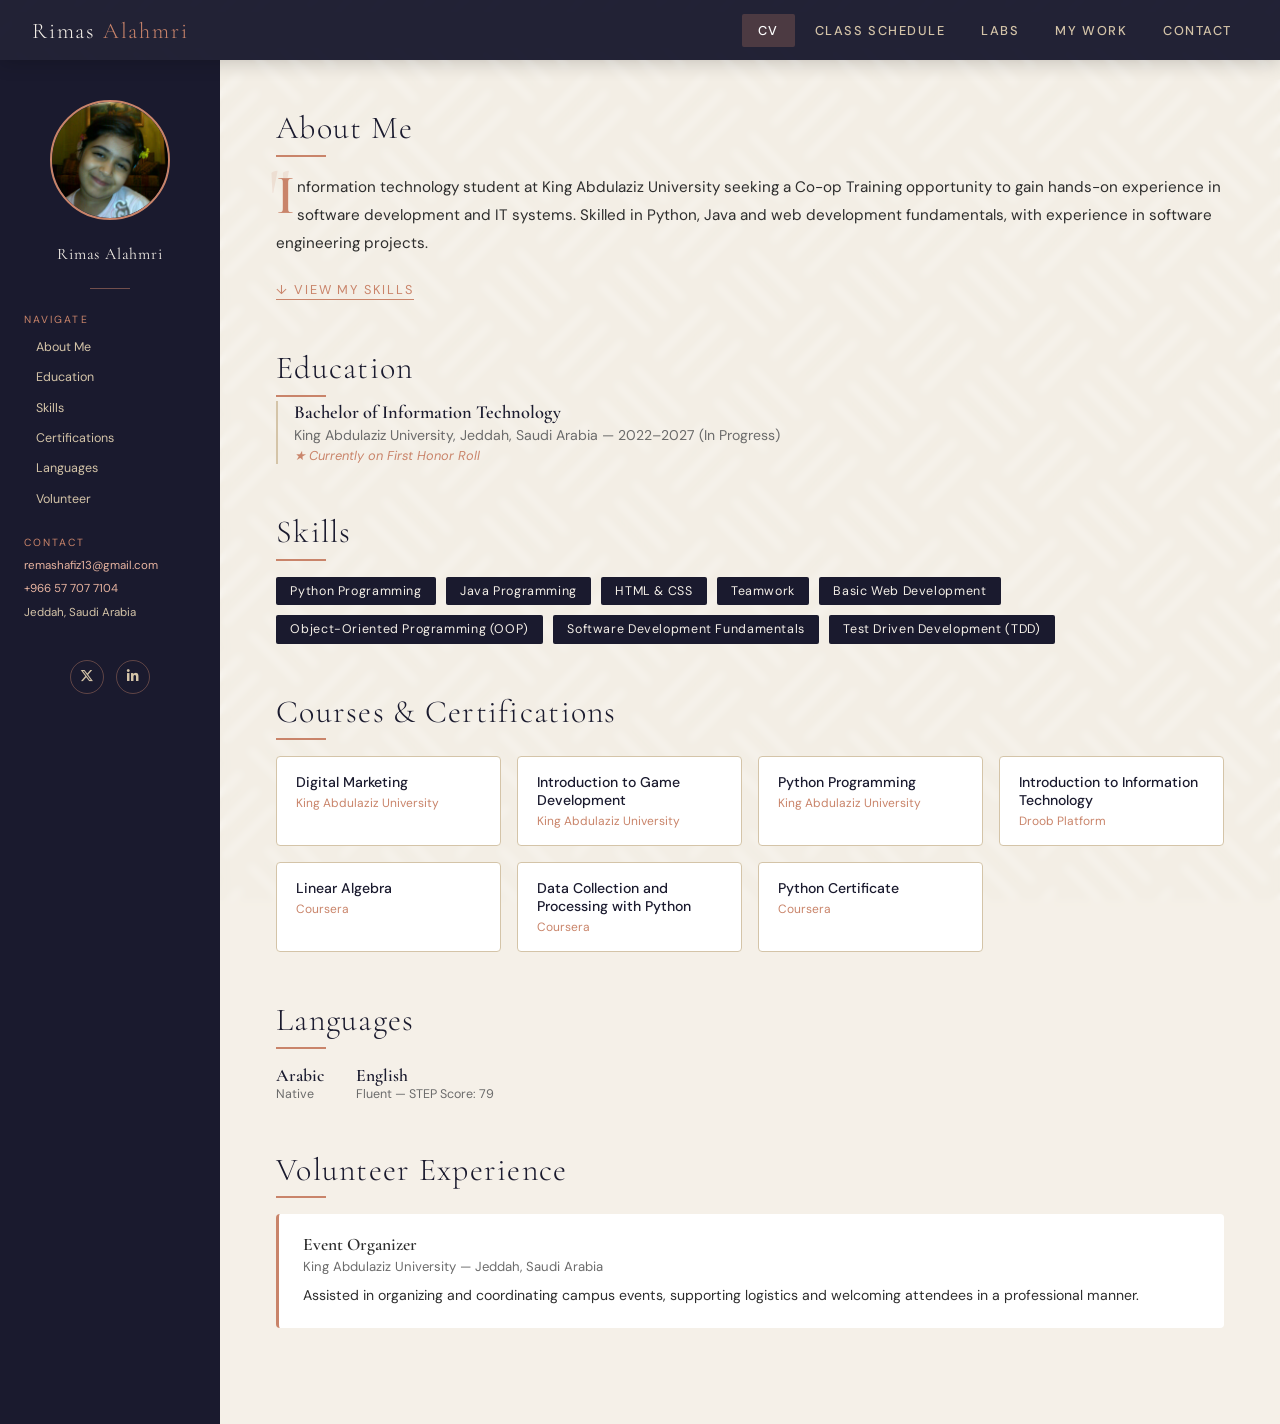
<file: index.html>
<!DOCTYPE html>
<html lang="en">

<head>
  <meta charset="UTF-8" />
  <meta name="viewport" content="width=device-width, initial-scale=1.0" />
  <title>Rimas Alahmari — CV</title>
  <link rel="stylesheet" href="style.css" />
  <!-- Font Awesome for icons -->
  <link rel="stylesheet" href="https://cdnjs.cloudflare.com/ajax/libs/font-awesome/6.5.0/css/all.min.css" />
</head>

<body>

  <!-- STICKY HEADER -->
  <header>
    <div class="header-brand">Rimas <span>Alahmri</span></div>
    <nav>
      <a href="index.html" class="active">CV</a>
      <a href="schedule.html">Class Schedule</a>
      <a href="labs.html">Labs</a>
      <a href="myworks.html">My Work</a>
      <a href="contact.html">Contact</a>
    </nav>
  </header>

  <!-- PAGE WRAPPER -->
  <div class="page-wrapper">

    <!-- LEFT SIDEBAR -->
    <aside class="sidebar">

      <!-- Profile image -->
      <div class="profile-img-wrapper">
        <img src="images/ME.jpg" alt="Rimas Alahmri">
      </div>

      <div class="sidebar-name">Rimas Alahmri</div>
      <div class="sidebar-divider"></div>

      <!-- Page navigation -->
      <div class="sidebar-section">
        <div class="sidebar-label">Navigate</div>
        <div class="sidebar-links">
          <a href="#about">About Me</a>
          <a href="#education">Education</a>
          <a href="#skills">Skills</a>
          <a href="#certifications">Certifications</a>
          <a href="#languages">Languages</a>
          <a href="#volunteer">Volunteer</a>
        </div>
      </div>

      <!-- Contact info -->
      <div class="sidebar-section">
        <div class="sidebar-label">Contact</div>
        <div class="sidebar-contact-item">
          <a href="mailto:remashafiz13@gmail.com">remashafiz13@gmail.com</a>
        </div>
        <div class="sidebar-contact-item">
          <a href="tel:+966577077104">+966 57 707 7104</a>
        </div>
        <div class="sidebar-contact-item">Jeddah, Saudi Arabia</div>
      </div>

      <!-- Social icons -->
      <div class="social-icons">
        <a href="https://x.com" target="_blank" title="X (Twitter)" rel="noopener">
          <i class="fa-brands fa-x-twitter"></i>
        </a>
        <a href="https://linkedin.com" target="_blank" title="LinkedIn" rel="noopener">
          <i class="fa-brands fa-linkedin-in"></i>
        </a>
      </div>

    </aside>

    <!-- MAIN CONTENT -->
    <main class="main-content">

      <!-- ABOUT ME -->
      <section id="about" class="section-block">
        <h2 class="section-title">About Me</h2>
        <p class="about-text">
          Information technology student at King Abdulaziz University seeking a Co-op Training opportunity to gain hands-on experience in software development and IT systems. Skilled in Python, Java and web development fundamentals, with experience in software engineering projects.
        </p>
        <!-- Fragment link styled differently -->
        <a href="#skills" class="fragment-link">↓ View My Skills</a>
      </section>

      <!-- EDUCATION -->
      <section id="education" class="section-block">
        <h2 class="section-title">Education</h2>

        <div class="edu-item">
          <div class="edu-degree">Bachelor of Information Technology</div>
          <div class="edu-school">King Abdulaziz University, Jeddah, Saudi Arabia &mdash; 2022–2027 (In Progress)</div>
          <div class="edu-note">★ Currently on First Honor Roll</div>
        </div>

      </section>

      <!-- SKILLS -->
      <section id="skills" class="section-block">
        <h2 class="section-title">Skills</h2>
        <div class="skills-grid">
          <span class="skill-tag">Python Programming</span>
          <span class="skill-tag">Java Programming</span>
          <span class="skill-tag">HTML & CSS</span>
          <span class="skill-tag">Teamwork</span>
          <span class="skill-tag">Basic Web Development</span>
          <span class="skill-tag">Object-Oriented Programming (OOP)</span>
          <span class="skill-tag">Software Development Fundamentals</span>
          <span class="skill-tag">Test Driven Development (TDD)</span>
        </div>
      </section>

      <!-- CERTIFICATIONS -->
      <section id="certifications" class="section-block">
        <h2 class="section-title">Courses &amp; Certifications</h2>
        <div class="cert-grid">
          <div class="cert-card">
            <div class="cert-title">Digital Marketing</div>
            <div class="cert-org">King Abdulaziz University</div>
          </div>
          <div class="cert-card">
            <div class="cert-title">Introduction to Game Development</div>
            <div class="cert-org">King Abdulaziz University</div>
          </div>
          <div class="cert-card">
            <div class="cert-title">Python Programming</div>
            <div class="cert-org">King Abdulaziz University</div>
          </div>
          <div class="cert-card">
            <div class="cert-title">Introduction to Information Technology</div>
            <div class="cert-org">Droob Platform</div>
          </div>
          <div class="cert-card">
            <div class="cert-title">Linear Algebra</div>
            <div class="cert-org">Coursera</div>
          </div>
          <div class="cert-card">
            <div class="cert-title">Data Collection and Processing with Python</div>
            <div class="cert-org">Coursera</div>
          </div>
          <div class="cert-card">
            <div class="cert-title">Python Certificate</div>
            <div class="cert-org">Coursera</div>
          </div>
        </div>
      </section>

      <!-- LANGUAGES -->
      <section id="languages" class="section-block">
        <h2 class="section-title">Languages</h2>
        <div class="lang-list">
          <div class="lang-item">
            <div class="lang-name">Arabic</div>
            <div class="lang-level">Native</div>
          </div>
          <div class="lang-item">
            <div class="lang-name">English</div>
            <div class="lang-level">Fluent — STEP Score: 79</div>
          </div>
        </div>
      </section>

      <!-- VOLUNTEER -->
      <section id="volunteer" class="section-block">
        <h2 class="section-title">Volunteer Experience</h2>
        <div class="vol-item">
          <div class="vol-title">Event Organizer</div>
          <div class="vol-org">King Abdulaziz University — Jeddah, Saudi Arabia</div>
          <div class="vol-desc">Assisted in organizing and coordinating campus events, supporting logistics and
            welcoming attendees in a professional manner.</div>
        </div>
      </section>
</file>
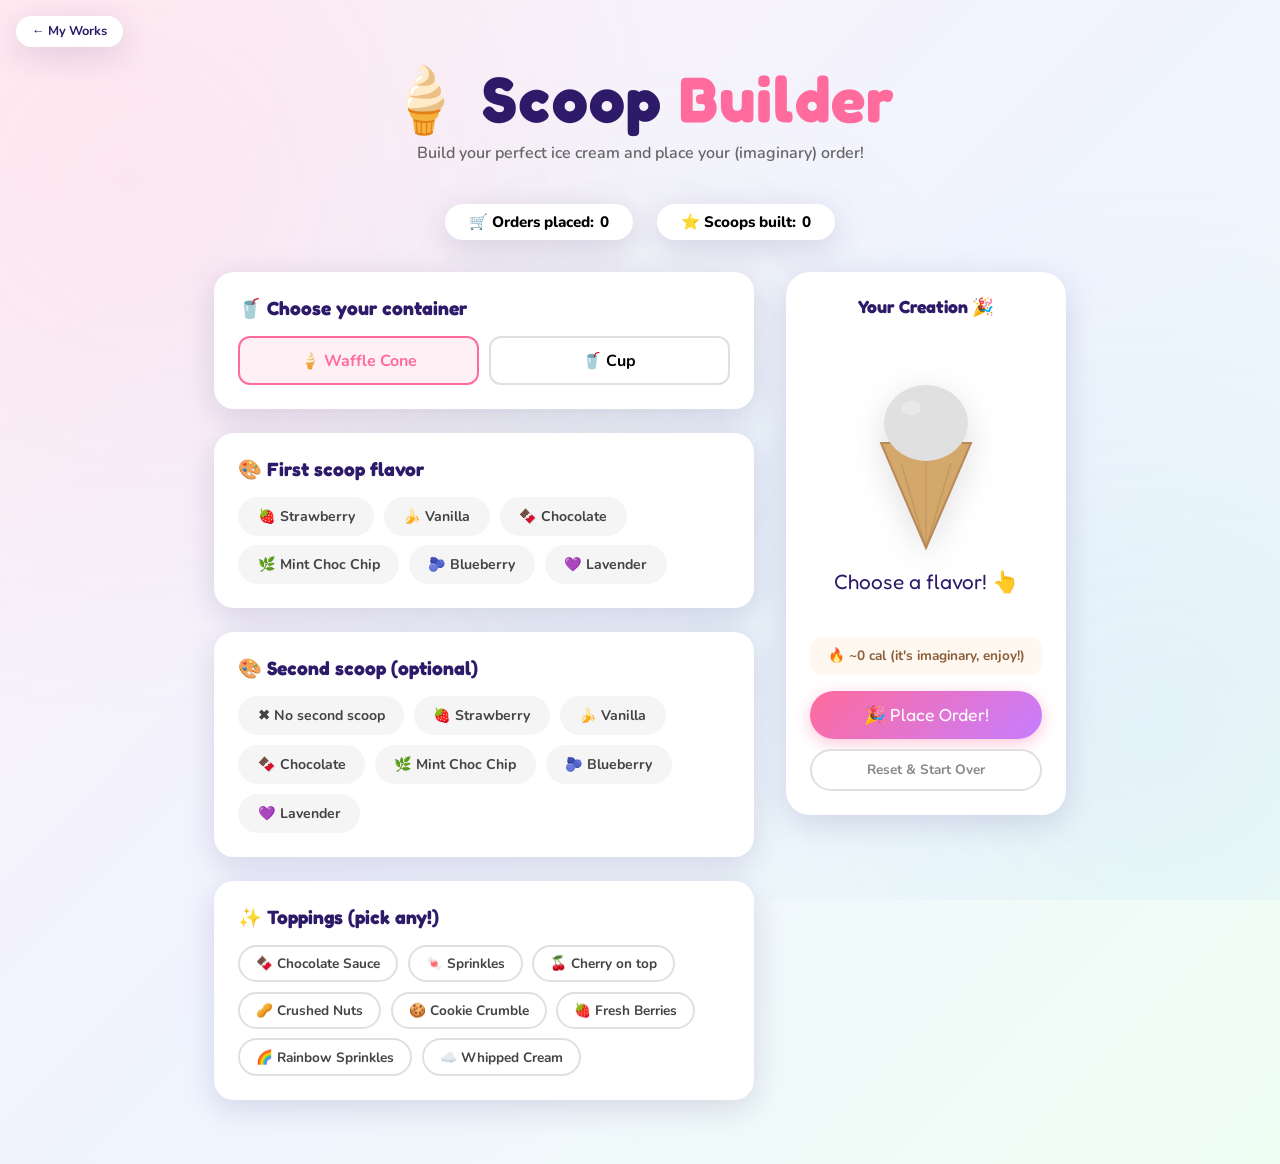
<file: App1.html>
<!DOCTYPE html>
<html lang="en">
<head>
  <meta charset="UTF-8"/>
  <meta name="viewport" content="width=device-width, initial-scale=1.0"/>
  <title>Scoop Builder 🍦</title>
  <link rel="stylesheet" href="https://fonts.googleapis.com/css2?family=Fredoka+One&family=Nunito:wght@400;600;700;800&display=swap"/>
  <style>
    :root {
      --pink:    #ff6b9d;
      --yellow:  #ffd93d;
      --mint:    #6bcb77;
      --blue:    #4d96ff;
      --purple:  #c77dff;
      --choc:    #8b5e3c;
      --cream:   #fff8f0;
      --dark:    #2d1b69;
      --shadow:  0 8px 32px rgba(45,27,105,0.15);
    }

    * { margin:0; padding:0; box-sizing:border-box; }

    body {
      font-family: 'Nunito', sans-serif;
      background: linear-gradient(135deg, #fff0f5 0%, #f0f4ff 50%, #f0fff4 100%);
      min-height: 100vh;
      overflow-x: hidden;
    }

    /* floating background shapes */
    body::before {
      content: '';
      position: fixed;
      inset: 0;
      background:
        radial-gradient(circle at 10% 20%, rgba(255,107,157,0.08) 0%, transparent 40%),
        radial-gradient(circle at 90% 80%, rgba(77,150,255,0.08) 0%, transparent 40%),
        radial-gradient(circle at 50% 50%, rgba(107,203,119,0.06) 0%, transparent 50%);
      pointer-events: none;
      z-index: 0;
    }

    .back-link {
      position: fixed;
      top: 1rem;
      left: 1rem;
      z-index: 100;
      background: white;
      border-radius: 50px;
      padding: 0.4rem 1rem;
      font-size: 0.8rem;
      font-weight: 700;
      color: var(--dark);
      text-decoration: none;
      box-shadow: var(--shadow);
      transition: transform 0.2s;
    }
    .back-link:hover { transform: translateY(-2px); }

    .container {
      position: relative;
      z-index: 1;
      max-width: 900px;
      margin: 0 auto;
      padding: 2rem 1.5rem 4rem;
    }

    .hero {
      text-align: center;
      padding: 2rem 0 1.5rem;
    }

    .hero h1 {
      font-family: 'Fredoka One', cursive;
      font-size: clamp(2.5rem, 6vw, 4rem);
      color: var(--dark);
      letter-spacing: 0.02em;
      line-height: 1.1;
    }

    .hero h1 span { color: var(--pink); }

    .hero p {
      margin-top: 0.5rem;
      font-size: 1rem;
      color: #666;
      font-weight: 600;
    }

    /* Score bar */
    .score-bar {
      display: flex;
      justify-content: center;
      gap: 1.5rem;
      margin: 1rem 0 2rem;
      flex-wrap: wrap;
    }

    .score-pill {
      background: white;
      border-radius: 50px;
      padding: 0.5rem 1.5rem;
      font-weight: 800;
      font-size: 0.95rem;
      box-shadow: var(--shadow);
      display: flex;
      align-items: center;
      gap: 0.4rem;
    }

    /* Main layout */
    .builder-layout {
      display: grid;
      grid-template-columns: 1fr 280px;
      gap: 2rem;
      align-items: start;
    }

    @media (max-width: 680px) {
      .builder-layout { grid-template-columns: 1fr; }
    }

    /* Left panel */
    .options-panel {
      display: flex;
      flex-direction: column;
      gap: 1.5rem;
    }

    .option-group {
      background: white;
      border-radius: 20px;
      padding: 1.5rem;
      box-shadow: var(--shadow);
    }

    .option-group h3 {
      font-family: 'Fredoka One', cursive;
      font-size: 1.2rem;
      color: var(--dark);
      margin-bottom: 1rem;
      display: flex;
      align-items: center;
      gap: 0.4rem;
    }

    .chips {
      display: flex;
      flex-wrap: wrap;
      gap: 0.6rem;
    }

    .chip {
      border: 2.5px solid transparent;
      border-radius: 50px;
      padding: 0.5rem 1.1rem;
      font-family: 'Nunito', sans-serif;
      font-size: 0.88rem;
      font-weight: 700;
      cursor: pointer;
      transition: all 0.2s;
      background: #f5f5f5;
      color: #444;
    }

    .chip:hover { transform: translateY(-2px); filter: brightness(0.95); }

    .chip.selected {
      color: white;
      transform: translateY(-2px);
      box-shadow: 0 4px 12px rgba(0,0,0,0.15);
    }

    /* flavor colors */
    .chip[data-flavor="Strawberry"].selected,
    .chip[data-color="pink"].selected   { background: var(--pink); border-color: var(--pink); }
    .chip[data-flavor="Vanilla"].selected,
    .chip[data-color="yellow"].selected { background: var(--yellow); border-color: var(--yellow); color: var(--dark); }
    .chip[data-flavor="Mint"].selected,
    .chip[data-color="mint"].selected   { background: var(--mint); border-color: var(--mint); }
    .chip[data-flavor="Blueberry"].selected,
    .chip[data-color="blue"].selected   { background: var(--blue); border-color: var(--blue); }
    .chip[data-flavor="Lavender"].selected,
    .chip[data-color="purple"].selected { background: var(--purple); border-color: var(--purple); }
    .chip[data-flavor="Chocolate"].selected,
    .chip[data-color="choc"].selected   { background: var(--choc); border-color: var(--choc); }

    /* cone/cup toggle */
    .toggle-group { display: flex; gap: 0.6rem; }
    .toggle-btn {
      flex: 1;
      padding: 0.7rem;
      border: 2.5px solid #e0e0e0;
      border-radius: 12px;
      background: white;
      font-family: 'Nunito', sans-serif;
      font-weight: 700;
      font-size: 1rem;
      cursor: pointer;
      transition: all 0.2s;
      text-align: center;
    }
    .toggle-btn.selected {
      border-color: var(--pink);
      background: #fff0f6;
      color: var(--pink);
    }

    /* toppings multi-select */
    .topping-chip {
      border: 2.5px solid #e0e0e0;
      border-radius: 50px;
      padding: 0.45rem 1rem;
      font-family: 'Nunito', sans-serif;
      font-size: 0.85rem;
      font-weight: 700;
      cursor: pointer;
      transition: all 0.2s;
      background: white;
      color: #444;
    }
    .topping-chip:hover { transform: translateY(-2px); }
    .topping-chip.selected {
      background: var(--dark);
      border-color: var(--dark);
      color: white;
      transform: translateY(-2px);
    }

    /* Right panel — ice cream preview */
    .preview-panel {
      position: sticky;
      top: 1.5rem;
      background: white;
      border-radius: 24px;
      padding: 1.5rem;
      box-shadow: var(--shadow);
      text-align: center;
    }

    .preview-panel h3 {
      font-family: 'Fredoka One', cursive;
      font-size: 1.1rem;
      color: var(--dark);
      margin-bottom: 1rem;
    }

    /* SVG ice cream */
    #icecream-svg {
      width: 160px;
      height: 220px;
      margin: 0 auto;
      display: block;
      filter: drop-shadow(0 8px 16px rgba(0,0,0,0.12));
    }

    .creation-name {
      margin-top: 1rem;
      font-family: 'Fredoka One', cursive;
      font-size: 1.3rem;
      color: var(--dark);
      min-height: 1.8rem;
    }

    .toppings-display {
      margin-top: 0.4rem;
      font-size: 0.82rem;
      color: #888;
      font-weight: 600;
      min-height: 1.2rem;
    }

    .calories {
      margin-top: 0.8rem;
      background: #fff8f0;
      border-radius: 12px;
      padding: 0.6rem;
      font-size: 0.85rem;
      font-weight: 700;
      color: var(--choc);
    }

    .btn-order {
      margin-top: 1rem;
      width: 100%;
      padding: 0.85rem;
      border: none;
      border-radius: 50px;
      background: linear-gradient(135deg, var(--pink), var(--purple));
      color: white;
      font-family: 'Fredoka One', cursive;
      font-size: 1.1rem;
      cursor: pointer;
      transition: transform 0.2s, box-shadow 0.2s;
      box-shadow: 0 4px 16px rgba(255,107,157,0.4);
    }

    .btn-order:hover {
      transform: translateY(-3px);
      box-shadow: 0 8px 24px rgba(255,107,157,0.5);
    }

    .btn-order:active { transform: translateY(0); }

    .btn-reset {
      margin-top: 0.6rem;
      width: 100%;
      padding: 0.6rem;
      border: 2px solid #e0e0e0;
      border-radius: 50px;
      background: white;
      color: #888;
      font-family: 'Nunito', sans-serif;
      font-weight: 700;
      font-size: 0.85rem;
      cursor: pointer;
      transition: all 0.2s;
    }
    .btn-reset:hover { border-color: var(--pink); color: var(--pink); }

    /* Order popup */
    .popup-overlay {
      display: none;
      position: fixed;
      inset: 0;
      background: rgba(45,27,105,0.5);
      z-index: 200;
      align-items: center;
      justify-content: center;
    }
    .popup-overlay.show { display: flex; }

    .popup {
      background: white;
      border-radius: 28px;
      padding: 2.5rem 2rem;
      max-width: 380px;
      width: 90%;
      text-align: center;
      animation: popIn 0.4s cubic-bezier(0.34,1.56,0.64,1);
    }

    @keyframes popIn {
      from { transform: scale(0.5); opacity: 0; }
      to   { transform: scale(1);   opacity: 1; }
    }

    .popup .big-emoji { font-size: 4rem; }
    .popup h2 {
      font-family: 'Fredoka One', cursive;
      font-size: 1.8rem;
      color: var(--dark);
      margin: 0.5rem 0;
    }
    .popup p { color: #666; font-size: 0.95rem; line-height: 1.6; margin-bottom: 1.5rem; }
    .popup .order-detail {
      background: var(--cream);
      border-radius: 16px;
      padding: 1rem;
      margin-bottom: 1.5rem;
      font-weight: 700;
      color: var(--dark);
      font-size: 1rem;
    }
    .popup-btn {
      padding: 0.8rem 2rem;
      border: none;
      border-radius: 50px;
      background: linear-gradient(135deg, var(--pink), var(--purple));
      color: white;
      font-family: 'Fredoka One', cursive;
      font-size: 1.1rem;
      cursor: pointer;
      box-shadow: 0 4px 16px rgba(255,107,157,0.4);
      transition: transform 0.2s;
    }
    .popup-btn:hover { transform: translateY(-2px); }

    /* confetti particle */
    .confetti-piece {
      position: fixed;
      width: 10px;
      height: 10px;
      border-radius: 2px;
      animation: confettiFall 1.5s ease-in forwards;
      pointer-events: none;
      z-index: 300;
    }
    @keyframes confettiFall {
      0%   { transform: translateY(-10px) rotate(0deg);   opacity: 1; }
      100% { transform: translateY(100vh) rotate(720deg); opacity: 0; }
    }
  </style>
</head>
<body>

  <a href="myworks.html" class="back-link">← My Works</a>

  <div class="container">
    <div class="hero">
      <h1>🍦 Scoop <span>Builder</span></h1>
      <p>Build your perfect ice cream and place your (imaginary) order!</p>
    </div>

    <div class="score-bar">
      <div class="score-pill">🛒 Orders placed: <span id="order-count">0</span></div>
      <div class="score-pill">⭐ Scoops built: <span id="scoop-count">0</span></div>
    </div>

    <div class="builder-layout">

      <!-- OPTIONS -->
      <div class="options-panel">

        <!-- Container -->
        <div class="option-group">
          <h3>🥤 Choose your container</h3>
          <div class="toggle-group">
            <button class="toggle-btn selected" onclick="selectContainer('cone', this)">🍦 Waffle Cone</button>
            <button class="toggle-btn" onclick="selectContainer('cup', this)">🥤 Cup</button>
          </div>
        </div>

        <!-- Flavor 1 -->
        <div class="option-group">
          <h3>🎨 First scoop flavor</h3>
          <div class="chips" id="flavor1-chips">
            <button class="chip" data-flavor="Strawberry" onclick="selectFlavor(1,'Strawberry','#ff6b9d',this)">🍓 Strawberry</button>
            <button class="chip" data-flavor="Vanilla"    onclick="selectFlavor(1,'Vanilla','#ffd93d',this)">🍌 Vanilla</button>
            <button class="chip" data-flavor="Chocolate"  onclick="selectFlavor(1,'Chocolate','#8b5e3c',this)">🍫 Chocolate</button>
            <button class="chip" data-flavor="Mint"       onclick="selectFlavor(1,'Mint','#6bcb77',this)">🌿 Mint Choc Chip</button>
            <button class="chip" data-flavor="Blueberry"  onclick="selectFlavor(1,'Blueberry','#4d96ff',this)">🫐 Blueberry</button>
            <button class="chip" data-flavor="Lavender"   onclick="selectFlavor(1,'Lavender','#c77dff',this)">💜 Lavender</button>
          </div>
        </div>

        <!-- Flavor 2 -->
        <div class="option-group">
          <h3>🎨 Second scoop (optional)</h3>
          <div class="chips" id="flavor2-chips">
            <button class="chip" data-flavor="none" onclick="selectFlavor(2,'none','none',this)" style="background:#f5f5f5">✖ No second scoop</button>
            <button class="chip" data-flavor="Strawberry" onclick="selectFlavor(2,'Strawberry','#ff6b9d',this)">🍓 Strawberry</button>
            <button class="chip" data-flavor="Vanilla"    onclick="selectFlavor(2,'Vanilla','#ffd93d',this)">🍌 Vanilla</button>
            <button class="chip" data-flavor="Chocolate"  onclick="selectFlavor(2,'Chocolate','#8b5e3c',this)">🍫 Chocolate</button>
            <button class="chip" data-flavor="Mint"       onclick="selectFlavor(2,'Mint','#6bcb77',this)">🌿 Mint Choc Chip</button>
            <button class="chip" data-flavor="Blueberry"  onclick="selectFlavor(2,'Blueberry','#4d96ff',this)">🫐 Blueberry</button>
            <button class="chip" data-flavor="Lavender"   onclick="selectFlavor(2,'Lavender','#c77dff',this)">💜 Lavender</button>
          </div>
        </div>

        <!-- Toppings -->
        <div class="option-group">
          <h3>✨ Toppings (pick any!)</h3>
          <div class="chips" id="toppings-chips">
            <button class="topping-chip" onclick="toggleTopping('🍫 Chocolate Sauce', this)">🍫 Chocolate Sauce</button>
            <button class="topping-chip" onclick="toggleTopping('🍬 Sprinkles', this)">🍬 Sprinkles</button>
            <button class="topping-chip" onclick="toggleTopping('🍒 Cherry on top', this)">🍒 Cherry on top</button>
            <button class="topping-chip" onclick="toggleTopping('🥜 Crushed Nuts', this)">🥜 Crushed Nuts</button>
            <button class="topping-chip" onclick="toggleTopping('🍪 Cookie Crumble', this)">🍪 Cookie Crumble</button>
            <button class="topping-chip" onclick="toggleTopping('🍓 Fresh Berries', this)">🍓 Fresh Berries</button>
            <button class="topping-chip" onclick="toggleTopping('🌈 Rainbow Sprinkles', this)">🌈 Rainbow Sprinkles</button>
            <button class="topping-chip" onclick="toggleTopping('☁️ Whipped Cream', this)">☁️ Whipped Cream</button>
          </div>
        </div>

      </div>

      <!-- PREVIEW -->
      <div class="preview-panel">
        <h3>Your Creation 🎉</h3>

        <svg id="icecream-svg" viewBox="0 0 160 220" xmlns="http://www.w3.org/2000/svg">
          <!-- Cone / cup -->
          <g id="container-shape">
            <!-- Cone default -->
            <polygon id="cone-shape" points="80,215 35,110 125,110" fill="#d4a76a" stroke="#b8895a" stroke-width="2"/>
            <line x1="55" y1="130" x2="80" y2="215" stroke="#b8895a" stroke-width="1.5" opacity="0.5"/>
            <line x1="80" y1="120" x2="80" y2="215" stroke="#b8895a" stroke-width="1.5" opacity="0.5"/>
            <line x1="105" y1="130" x2="80" y2="215" stroke="#b8895a" stroke-width="1.5" opacity="0.5"/>
            <!-- Cup (hidden by default) -->
            <rect id="cup-shape" x="35" y="110" width="90" height="80" rx="8" fill="#e8e0f8" stroke="#c5b8f0" stroke-width="2" display="none"/>
            <rect id="cup-rim" x="30" y="106" width="100" height="12" rx="6" fill="#c5b8f0" display="none"/>
          </g>

          <!-- Scoop 2 (bottom, shown only if selected) -->
          <ellipse id="scoop2" cx="80" cy="112" rx="42" ry="30" fill="#ffd93d" display="none"/>

          <!-- Scoop 1 (top) -->
          <ellipse id="scoop1" cx="80" cy="90" rx="42" ry="38" fill="#e0e0e0"/>
          <!-- shine -->
          <ellipse id="scoop1-shine" cx="65" cy="75" rx="10" ry="7" fill="white" opacity="0.3"/>

          <!-- Toppings layer -->
          <g id="toppings-layer">
            <!-- cherry -->
            <circle id="topping-cherry" cx="80" cy="54" r="8" fill="#e63946" display="none"/>
            <line id="topping-cherry-stem" x1="80" y1="46" x2="85" y2="38" stroke="#2d6a4f" stroke-width="2" display="none"/>
            <!-- whipped cream swirl -->
            <path id="topping-cream" d="M65,58 Q72,48 80,52 Q88,48 95,58 Q88,52 80,56 Q72,52 65,58Z" fill="white" opacity="0.9" display="none"/>
            <!-- sprinkles dots -->
            <g id="topping-sprinkles" display="none">
              <rect x="60" y="62" width="6" height="3" rx="1.5" fill="#ff6b9d" transform="rotate(30,63,63)"/>
              <rect x="75" y="56" width="6" height="3" rx="1.5" fill="#ffd93d" transform="rotate(-20,78,57)"/>
              <rect x="90" y="62" width="6" height="3" rx="1.5" fill="#4d96ff" transform="rotate(10,93,63)"/>
              <rect x="68" y="68" width="6" height="3" rx="1.5" fill="#6bcb77" transform="rotate(45,71,69)"/>
              <rect x="83" y="70" width="6" height="3" rx="1.5" fill="#c77dff" transform="rotate(-15,86,71)"/>
            </g>
          </g>
        </svg>

        <div class="creation-name" id="creation-name">Choose a flavor! 👆</div>
        <div class="toppings-display" id="toppings-display"></div>

        <div class="calories" id="calories-display">
          🔥 ~0 cal (it's imaginary, enjoy!)
        </div>

        <button class="btn-order" onclick="placeOrder()">🎉 Place Order!</button>
        <button class="btn-reset" onclick="resetAll()">Reset & Start Over</button>
      </div>

    </div>
  </div>

  <!-- ORDER POPUP -->
  <div class="popup-overlay" id="popup-overlay">
    <div class="popup">
      <div class="big-emoji">🎊</div>
      <h2>Order Placed!</h2>
      <p>Your delicious creation is on its way... in your imagination 😄</p>
      <div class="order-detail" id="popup-detail"></div>
      <button class="popup-btn" onclick="closePopup()">Yum! Make Another 🍦</button>
    </div>
  </div>

  <script>
    const state = {
      container: 'cone',
      flavor1: null,
      flavor1Color: null,
      flavor2: null,
      flavor2Color: null,
      toppings: [],
      orders: parseInt(localStorage.getItem('icecream_orders') || '0'),
      scoops: parseInt(localStorage.getItem('icecream_scoops') || '0'),
    };

    const flavorCalories = { Strawberry:180, Vanilla:200, Chocolate:230, Mint:190, Blueberry:175, Lavender:165 };
    const toppingCalories = { '🍫 Chocolate Sauce':80, '🍬 Sprinkles':30, '🍒 Cherry on top':20, '🥜 Crushed Nuts':60, '🍪 Cookie Crumble':70, '🍓 Fresh Berries':25, '🌈 Rainbow Sprinkles':30, '☁️ Whipped Cream':50 };
    const flavorNames = { Strawberry:'Summer Dream', Vanilla:'Golden Classic', Chocolate:'Dark Delight', Mint:'Cool Breeze', Blueberry:'Berry Bliss', Lavender:'Purple Haze' };

    // Init
    document.getElementById('order-count').textContent = state.orders;
    document.getElementById('scoop-count').textContent = state.scoops;

    function selectContainer(type, btn) {
      state.container = type;
      document.querySelectorAll('.toggle-btn').forEach(b => b.classList.remove('selected'));
      btn.classList.add('selected');

      const cone = document.getElementById('cone-shape');
      const cup  = document.getElementById('cup-shape');
      const rim  = document.getElementById('cup-rim');
      const lines = document.querySelectorAll('#container-shape line');

      if (type === 'cup') {
        cone.style.display = 'none';
        lines.forEach(l => l.style.display = 'none');
        cup.setAttribute('display', '');
        rim.setAttribute('display', '');
      } else {
        cone.style.display = '';
        lines.forEach(l => l.style.display = '');
        cup.setAttribute('display', 'none');
        rim.setAttribute('display', 'none');
      }
      updatePreview();
    }

    function selectFlavor(slot, name, color, btn) {
      const groupId = `flavor${slot}-chips`;
      document.querySelectorAll(`#${groupId} .chip`).forEach(c => c.classList.remove('selected'));
      btn.classList.add('selected');

      if (slot === 1) {
        state.flavor1 = name;
        state.flavor1Color = color;
        const s1 = document.getElementById('scoop1');
        s1.setAttribute('fill', color === 'none' ? '#e0e0e0' : color);
      } else {
        state.flavor2 = name === 'none' ? null : name;
        state.flavor2Color = color === 'none' ? null : color;
        const s2 = document.getElementById('scoop2');
        if (state.flavor2) {
          s2.setAttribute('fill', color);
          s2.setAttribute('display', '');
          // push scoop1 up
          document.getElementById('scoop1').setAttribute('cy', '70');
          document.getElementById('scoop1-shine').setAttribute('cy', '56');
        } else {
          s2.setAttribute('display', 'none');
          document.getElementById('scoop1').setAttribute('cy', '90');
          document.getElementById('scoop1-shine').setAttribute('cy', '75');
        }
      }
      updatePreview();
    }

    function toggleTopping(name, btn) {
      btn.classList.toggle('selected');
      if (state.toppings.includes(name)) {
        state.toppings = state.toppings.filter(t => t !== name);
      } else {
        state.toppings.push(name);
      }
      // visual toppings
      updateToppingVisuals();
      updatePreview();
    }

    function updateToppingVisuals() {
      const hasCherry  = state.toppings.includes('🍒 Cherry on top');
      const hasCream   = state.toppings.includes('☁️ Whipped Cream');
      const hasSprink  = state.toppings.includes('🍬 Sprinkles') || state.toppings.includes('🌈 Rainbow Sprinkles');

      document.getElementById('topping-cherry').setAttribute('display', hasCherry ? '' : 'none');
      document.getElementById('topping-cherry-stem').setAttribute('display', hasCherry ? '' : 'none');
      document.getElementById('topping-cream').setAttribute('display', hasCream ? '' : 'none');
      document.getElementById('topping-sprinkles').setAttribute('display', hasSprink ? '' : 'none');
    }

    function updatePreview() {
      const nameEl  = document.getElementById('creation-name');
      const topEl   = document.getElementById('toppings-display');
      const calEl   = document.getElementById('calories-display');

      if (!state.flavor1) {
        nameEl.textContent = 'Choose a flavor! 👆';
        calEl.textContent  = '🔥 ~0 cal (it\'s imaginary, enjoy!)';
        topEl.textContent  = '';
        return;
      }

      const baseName = flavorNames[state.flavor1] || state.flavor1;
      const name2    = state.flavor2 ? ` + ${state.flavor2}` : '';
      nameEl.textContent = `${baseName}${name2}`;

      topEl.textContent = state.toppings.length
        ? state.toppings.join(' · ')
        : 'No toppings yet';

      let cal = (flavorCalories[state.flavor1] || 0) + (state.flavor2 ? (flavorCalories[state.flavor2] || 0) : 0);
      state.toppings.forEach(t => { cal += toppingCalories[t] || 0; });
      calEl.textContent = `🔥 ~${cal} cal (it's imaginary, enjoy!)`;
    }

    function placeOrder() {
      if (!state.flavor1) {
        alert('🍦 Please pick at least a first scoop flavor!');
        return;
      }
      state.orders++;
      state.scoops += state.flavor2 ? 2 : 1;
      localStorage.setItem('icecream_orders', state.orders);
      localStorage.setItem('icecream_scoops', state.scoops);

      document.getElementById('order-count').textContent = state.orders;
      document.getElementById('scoop-count').textContent = state.scoops;

      const detail = `${state.container === 'cone' ? '🍦 Waffle Cone' : '🥤 Cup'} · ${state.flavor1}${state.flavor2 ? ' + ' + state.flavor2 : ''} ${state.toppings.length ? '· ' + state.toppings.join(', ') : ''}`;
      document.getElementById('popup-detail').textContent = detail;
      document.getElementById('popup-overlay').classList.add('show');
      launchConfetti();
    }

    function closePopup() {
      document.getElementById('popup-overlay').classList.remove('show');
    }

    function resetAll() {
      state.flavor1 = null; state.flavor1Color = null;
      state.flavor2 = null; state.flavor2Color = null;
      state.toppings = [];
      document.querySelectorAll('.chip, .topping-chip').forEach(c => c.classList.remove('selected'));
      document.getElementById('scoop1').setAttribute('fill', '#e0e0e0');
      document.getElementById('scoop1').setAttribute('cy', '90');
      document.getElementById('scoop1-shine').setAttribute('cy', '75');
      document.getElementById('scoop2').setAttribute('display', 'none');
      updateToppingVisuals();
      updatePreview();
    }

    function launchConfetti() {
      const colors = ['#ff6b9d','#ffd93d','#6bcb77','#4d96ff','#c77dff','#ff9a3c'];
      for (let i = 0; i < 60; i++) {
        const piece = document.createElement('div');
        piece.className = 'confetti-piece';
        piece.style.cssText = `
          left: ${Math.random() * 100}vw;
          top: -10px;
          background: ${colors[Math.floor(Math.random() * colors.length)]};
          animation-delay: ${Math.random() * 0.8}s;
          animation-duration: ${1 + Math.random() * 1}s;
          transform: rotate(${Math.random() * 360}deg);
          border-radius: ${Math.random() > 0.5 ? '50%' : '2px'};
        `;
        document.body.appendChild(piece);
        piece.addEventListener('animationend', () => piece.remove());
      }
    }
  </script>
</body>
</html>
</file>
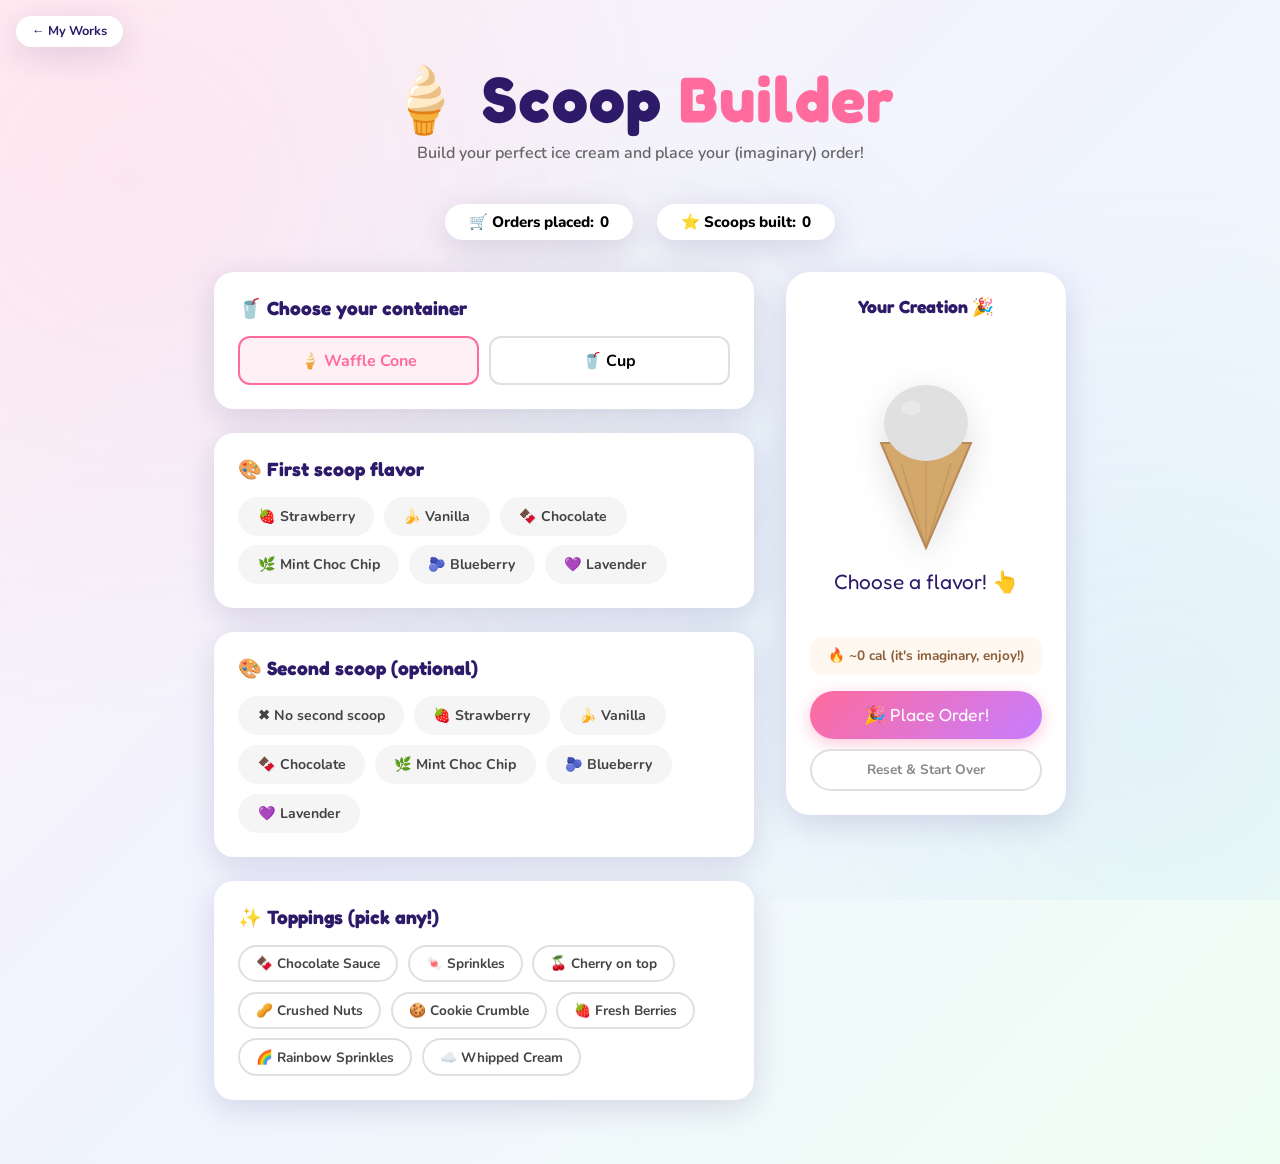
<file: app1.html>
<!DOCTYPE html>
<html lang="en">
<head>
  <meta charset="UTF-8"/>
  <meta name="viewport" content="width=device-width, initial-scale=1.0"/>
  <title>Scoop Builder 🍦</title>
  <link rel="stylesheet" href="https://fonts.googleapis.com/css2?family=Fredoka+One&family=Nunito:wght@400;600;700;800&display=swap"/>
  <style>
    :root {
      --pink:    #ff6b9d;
      --yellow:  #ffd93d;
      --mint:    #6bcb77;
      --blue:    #4d96ff;
      --purple:  #c77dff;
      --choc:    #8b5e3c;
      --cream:   #fff8f0;
      --dark:    #2d1b69;
      --shadow:  0 8px 32px rgba(45,27,105,0.15);
    }

    * { margin:0; padding:0; box-sizing:border-box; }

    body {
      font-family: 'Nunito', sans-serif;
      background: linear-gradient(135deg, #fff0f5 0%, #f0f4ff 50%, #f0fff4 100%);
      min-height: 100vh;
      overflow-x: hidden;
    }

    /* floating background shapes */
    body::before {
      content: '';
      position: fixed;
      inset: 0;
      background:
        radial-gradient(circle at 10% 20%, rgba(255,107,157,0.08) 0%, transparent 40%),
        radial-gradient(circle at 90% 80%, rgba(77,150,255,0.08) 0%, transparent 40%),
        radial-gradient(circle at 50% 50%, rgba(107,203,119,0.06) 0%, transparent 50%);
      pointer-events: none;
      z-index: 0;
    }

    .back-link {
      position: fixed;
      top: 1rem;
      left: 1rem;
      z-index: 100;
      background: white;
      border-radius: 50px;
      padding: 0.4rem 1rem;
      font-size: 0.8rem;
      font-weight: 700;
      color: var(--dark);
      text-decoration: none;
      box-shadow: var(--shadow);
      transition: transform 0.2s;
    }
    .back-link:hover { transform: translateY(-2px); }

    .container {
      position: relative;
      z-index: 1;
      max-width: 900px;
      margin: 0 auto;
      padding: 2rem 1.5rem 4rem;
    }

    .hero {
      text-align: center;
      padding: 2rem 0 1.5rem;
    }

    .hero h1 {
      font-family: 'Fredoka One', cursive;
      font-size: clamp(2.5rem, 6vw, 4rem);
      color: var(--dark);
      letter-spacing: 0.02em;
      line-height: 1.1;
    }

    .hero h1 span { color: var(--pink); }

    .hero p {
      margin-top: 0.5rem;
      font-size: 1rem;
      color: #666;
      font-weight: 600;
    }

    /* Score bar */
    .score-bar {
      display: flex;
      justify-content: center;
      gap: 1.5rem;
      margin: 1rem 0 2rem;
      flex-wrap: wrap;
    }

    .score-pill {
      background: white;
      border-radius: 50px;
      padding: 0.5rem 1.5rem;
      font-weight: 800;
      font-size: 0.95rem;
      box-shadow: var(--shadow);
      display: flex;
      align-items: center;
      gap: 0.4rem;
    }

    /* Main layout */
    .builder-layout {
      display: grid;
      grid-template-columns: 1fr 280px;
      gap: 2rem;
      align-items: start;
    }

    @media (max-width: 680px) {
      .builder-layout { grid-template-columns: 1fr; }
    }

    /* Left panel */
    .options-panel {
      display: flex;
      flex-direction: column;
      gap: 1.5rem;
    }

    .option-group {
      background: white;
      border-radius: 20px;
      padding: 1.5rem;
      box-shadow: var(--shadow);
    }

    .option-group h3 {
      font-family: 'Fredoka One', cursive;
      font-size: 1.2rem;
      color: var(--dark);
      margin-bottom: 1rem;
      display: flex;
      align-items: center;
      gap: 0.4rem;
    }

    .chips {
      display: flex;
      flex-wrap: wrap;
      gap: 0.6rem;
    }

    .chip {
      border: 2.5px solid transparent;
      border-radius: 50px;
      padding: 0.5rem 1.1rem;
      font-family: 'Nunito', sans-serif;
      font-size: 0.88rem;
      font-weight: 700;
      cursor: pointer;
      transition: all 0.2s;
      background: #f5f5f5;
      color: #444;
    }

    .chip:hover { transform: translateY(-2px); filter: brightness(0.95); }

    .chip.selected {
      color: white;
      transform: translateY(-2px);
      box-shadow: 0 4px 12px rgba(0,0,0,0.15);
    }

    /* flavor colors */
    .chip[data-flavor="Strawberry"].selected,
    .chip[data-color="pink"].selected   { background: var(--pink); border-color: var(--pink); }
    .chip[data-flavor="Vanilla"].selected,
    .chip[data-color="yellow"].selected { background: var(--yellow); border-color: var(--yellow); color: var(--dark); }
    .chip[data-flavor="Mint"].selected,
    .chip[data-color="mint"].selected   { background: var(--mint); border-color: var(--mint); }
    .chip[data-flavor="Blueberry"].selected,
    .chip[data-color="blue"].selected   { background: var(--blue); border-color: var(--blue); }
    .chip[data-flavor="Lavender"].selected,
    .chip[data-color="purple"].selected { background: var(--purple); border-color: var(--purple); }
    .chip[data-flavor="Chocolate"].selected,
    .chip[data-color="choc"].selected   { background: var(--choc); border-color: var(--choc); }

    /* cone/cup toggle */
    .toggle-group { display: flex; gap: 0.6rem; }
    .toggle-btn {
      flex: 1;
      padding: 0.7rem;
      border: 2.5px solid #e0e0e0;
      border-radius: 12px;
      background: white;
      font-family: 'Nunito', sans-serif;
      font-weight: 700;
      font-size: 1rem;
      cursor: pointer;
      transition: all 0.2s;
      text-align: center;
    }
    .toggle-btn.selected {
      border-color: var(--pink);
      background: #fff0f6;
      color: var(--pink);
    }

    /* toppings multi-select */
    .topping-chip {
      border: 2.5px solid #e0e0e0;
      border-radius: 50px;
      padding: 0.45rem 1rem;
      font-family: 'Nunito', sans-serif;
      font-size: 0.85rem;
      font-weight: 700;
      cursor: pointer;
      transition: all 0.2s;
      background: white;
      color: #444;
    }
    .topping-chip:hover { transform: translateY(-2px); }
    .topping-chip.selected {
      background: var(--dark);
      border-color: var(--dark);
      color: white;
      transform: translateY(-2px);
    }

    /* Right panel — ice cream preview */
    .preview-panel {
      position: sticky;
      top: 1.5rem;
      background: white;
      border-radius: 24px;
      padding: 1.5rem;
      box-shadow: var(--shadow);
      text-align: center;
    }

    .preview-panel h3 {
      font-family: 'Fredoka One', cursive;
      font-size: 1.1rem;
      color: var(--dark);
      margin-bottom: 1rem;
    }

    /* SVG ice cream */
    #icecream-svg {
      width: 160px;
      height: 220px;
      margin: 0 auto;
      display: block;
      filter: drop-shadow(0 8px 16px rgba(0,0,0,0.12));
    }

    .creation-name {
      margin-top: 1rem;
      font-family: 'Fredoka One', cursive;
      font-size: 1.3rem;
      color: var(--dark);
      min-height: 1.8rem;
    }

    .toppings-display {
      margin-top: 0.4rem;
      font-size: 0.82rem;
      color: #888;
      font-weight: 600;
      min-height: 1.2rem;
    }

    .calories {
      margin-top: 0.8rem;
      background: #fff8f0;
      border-radius: 12px;
      padding: 0.6rem;
      font-size: 0.85rem;
      font-weight: 700;
      color: var(--choc);
    }

    .btn-order {
      margin-top: 1rem;
      width: 100%;
      padding: 0.85rem;
      border: none;
      border-radius: 50px;
      background: linear-gradient(135deg, var(--pink), var(--purple));
      color: white;
      font-family: 'Fredoka One', cursive;
      font-size: 1.1rem;
      cursor: pointer;
      transition: transform 0.2s, box-shadow 0.2s;
      box-shadow: 0 4px 16px rgba(255,107,157,0.4);
    }

    .btn-order:hover {
      transform: translateY(-3px);
      box-shadow: 0 8px 24px rgba(255,107,157,0.5);
    }

    .btn-order:active { transform: translateY(0); }

    .btn-reset {
      margin-top: 0.6rem;
      width: 100%;
      padding: 0.6rem;
      border: 2px solid #e0e0e0;
      border-radius: 50px;
      background: white;
      color: #888;
      font-family: 'Nunito', sans-serif;
      font-weight: 700;
      font-size: 0.85rem;
      cursor: pointer;
      transition: all 0.2s;
    }
    .btn-reset:hover { border-color: var(--pink); color: var(--pink); }

    /* Order popup */
    .popup-overlay {
      display: none;
      position: fixed;
      inset: 0;
      background: rgba(45,27,105,0.5);
      z-index: 200;
      align-items: center;
      justify-content: center;
    }
    .popup-overlay.show { display: flex; }

    .popup {
      background: white;
      border-radius: 28px;
      padding: 2.5rem 2rem;
      max-width: 380px;
      width: 90%;
      text-align: center;
      animation: popIn 0.4s cubic-bezier(0.34,1.56,0.64,1);
    }

    @keyframes popIn {
      from { transform: scale(0.5); opacity: 0; }
      to   { transform: scale(1);   opacity: 1; }
    }

    .popup .big-emoji { font-size: 4rem; }
    .popup h2 {
      font-family: 'Fredoka One', cursive;
      font-size: 1.8rem;
      color: var(--dark);
      margin: 0.5rem 0;
    }
    .popup p { color: #666; font-size: 0.95rem; line-height: 1.6; margin-bottom: 1.5rem; }
    .popup .order-detail {
      background: var(--cream);
      border-radius: 16px;
      padding: 1rem;
      margin-bottom: 1.5rem;
      font-weight: 700;
      color: var(--dark);
      font-size: 1rem;
    }
    .popup-btn {
      padding: 0.8rem 2rem;
      border: none;
      border-radius: 50px;
      background: linear-gradient(135deg, var(--pink), var(--purple));
      color: white;
      font-family: 'Fredoka One', cursive;
      font-size: 1.1rem;
      cursor: pointer;
      box-shadow: 0 4px 16px rgba(255,107,157,0.4);
      transition: transform 0.2s;
    }
    .popup-btn:hover { transform: translateY(-2px); }

    /* confetti particle */
    .confetti-piece {
      position: fixed;
      width: 10px;
      height: 10px;
      border-radius: 2px;
      animation: confettiFall 1.5s ease-in forwards;
      pointer-events: none;
      z-index: 300;
    }
    @keyframes confettiFall {
      0%   { transform: translateY(-10px) rotate(0deg);   opacity: 1; }
      100% { transform: translateY(100vh) rotate(720deg); opacity: 0; }
    }
  </style>
</head>
<body>

  <a href="myworks.html" class="back-link">← My Works</a>

  <div class="container">
    <div class="hero">
      <h1>🍦 Scoop <span>Builder</span></h1>
      <p>Build your perfect ice cream and place your (imaginary) order!</p>
    </div>

    <div class="score-bar">
      <div class="score-pill">🛒 Orders placed: <span id="order-count">0</span></div>
      <div class="score-pill">⭐ Scoops built: <span id="scoop-count">0</span></div>
    </div>

    <div class="builder-layout">

      <!-- OPTIONS -->
      <div class="options-panel">

        <!-- Container -->
        <div class="option-group">
          <h3>🥤 Choose your container</h3>
          <div class="toggle-group">
            <button class="toggle-btn selected" onclick="selectContainer('cone', this)">🍦 Waffle Cone</button>
            <button class="toggle-btn" onclick="selectContainer('cup', this)">🥤 Cup</button>
          </div>
        </div>

        <!-- Flavor 1 -->
        <div class="option-group">
          <h3>🎨 First scoop flavor</h3>
          <div class="chips" id="flavor1-chips">
            <button class="chip" data-flavor="Strawberry" onclick="selectFlavor(1,'Strawberry','#ff6b9d',this)">🍓 Strawberry</button>
            <button class="chip" data-flavor="Vanilla"    onclick="selectFlavor(1,'Vanilla','#ffd93d',this)">🍌 Vanilla</button>
            <button class="chip" data-flavor="Chocolate"  onclick="selectFlavor(1,'Chocolate','#8b5e3c',this)">🍫 Chocolate</button>
            <button class="chip" data-flavor="Mint"       onclick="selectFlavor(1,'Mint','#6bcb77',this)">🌿 Mint Choc Chip</button>
            <button class="chip" data-flavor="Blueberry"  onclick="selectFlavor(1,'Blueberry','#4d96ff',this)">🫐 Blueberry</button>
            <button class="chip" data-flavor="Lavender"   onclick="selectFlavor(1,'Lavender','#c77dff',this)">💜 Lavender</button>
          </div>
        </div>

        <!-- Flavor 2 -->
        <div class="option-group">
          <h3>🎨 Second scoop (optional)</h3>
          <div class="chips" id="flavor2-chips">
            <button class="chip" data-flavor="none" onclick="selectFlavor(2,'none','none',this)" style="background:#f5f5f5">✖ No second scoop</button>
            <button class="chip" data-flavor="Strawberry" onclick="selectFlavor(2,'Strawberry','#ff6b9d',this)">🍓 Strawberry</button>
            <button class="chip" data-flavor="Vanilla"    onclick="selectFlavor(2,'Vanilla','#ffd93d',this)">🍌 Vanilla</button>
            <button class="chip" data-flavor="Chocolate"  onclick="selectFlavor(2,'Chocolate','#8b5e3c',this)">🍫 Chocolate</button>
            <button class="chip" data-flavor="Mint"       onclick="selectFlavor(2,'Mint','#6bcb77',this)">🌿 Mint Choc Chip</button>
            <button class="chip" data-flavor="Blueberry"  onclick="selectFlavor(2,'Blueberry','#4d96ff',this)">🫐 Blueberry</button>
            <button class="chip" data-flavor="Lavender"   onclick="selectFlavor(2,'Lavender','#c77dff',this)">💜 Lavender</button>
          </div>
        </div>

        <!-- Toppings -->
        <div class="option-group">
          <h3>✨ Toppings (pick any!)</h3>
          <div class="chips" id="toppings-chips">
            <button class="topping-chip" onclick="toggleTopping('🍫 Chocolate Sauce', this)">🍫 Chocolate Sauce</button>
            <button class="topping-chip" onclick="toggleTopping('🍬 Sprinkles', this)">🍬 Sprinkles</button>
            <button class="topping-chip" onclick="toggleTopping('🍒 Cherry on top', this)">🍒 Cherry on top</button>
            <button class="topping-chip" onclick="toggleTopping('🥜 Crushed Nuts', this)">🥜 Crushed Nuts</button>
            <button class="topping-chip" onclick="toggleTopping('🍪 Cookie Crumble', this)">🍪 Cookie Crumble</button>
            <button class="topping-chip" onclick="toggleTopping('🍓 Fresh Berries', this)">🍓 Fresh Berries</button>
            <button class="topping-chip" onclick="toggleTopping('🌈 Rainbow Sprinkles', this)">🌈 Rainbow Sprinkles</button>
            <button class="topping-chip" onclick="toggleTopping('☁️ Whipped Cream', this)">☁️ Whipped Cream</button>
          </div>
        </div>

      </div>

      <!-- PREVIEW -->
      <div class="preview-panel">
        <h3>Your Creation 🎉</h3>

        <svg id="icecream-svg" viewBox="0 0 160 220" xmlns="http://www.w3.org/2000/svg">
          <!-- Cone / cup -->
          <g id="container-shape">
            <!-- Cone default -->
            <polygon id="cone-shape" points="80,215 35,110 125,110" fill="#d4a76a" stroke="#b8895a" stroke-width="2"/>
            <line x1="55" y1="130" x2="80" y2="215" stroke="#b8895a" stroke-width="1.5" opacity="0.5"/>
            <line x1="80" y1="120" x2="80" y2="215" stroke="#b8895a" stroke-width="1.5" opacity="0.5"/>
            <line x1="105" y1="130" x2="80" y2="215" stroke="#b8895a" stroke-width="1.5" opacity="0.5"/>
            <!-- Cup (hidden by default) -->
            <rect id="cup-shape" x="35" y="110" width="90" height="80" rx="8" fill="#e8e0f8" stroke="#c5b8f0" stroke-width="2" display="none"/>
            <rect id="cup-rim" x="30" y="106" width="100" height="12" rx="6" fill="#c5b8f0" display="none"/>
          </g>

          <!-- Scoop 2 (bottom, shown only if selected) -->
          <ellipse id="scoop2" cx="80" cy="112" rx="42" ry="30" fill="#ffd93d" display="none"/>

          <!-- Scoop 1 (top) -->
          <ellipse id="scoop1" cx="80" cy="90" rx="42" ry="38" fill="#e0e0e0"/>
          <!-- shine -->
          <ellipse id="scoop1-shine" cx="65" cy="75" rx="10" ry="7" fill="white" opacity="0.3"/>

          <!-- Toppings layer -->
          <g id="toppings-layer">
            <!-- cherry -->
            <circle id="topping-cherry" cx="80" cy="54" r="8" fill="#e63946" display="none"/>
            <line id="topping-cherry-stem" x1="80" y1="46" x2="85" y2="38" stroke="#2d6a4f" stroke-width="2" display="none"/>
            <!-- whipped cream swirl -->
            <path id="topping-cream" d="M65,58 Q72,48 80,52 Q88,48 95,58 Q88,52 80,56 Q72,52 65,58Z" fill="white" opacity="0.9" display="none"/>
            <!-- sprinkles dots -->
            <g id="topping-sprinkles" display="none">
              <rect x="60" y="62" width="6" height="3" rx="1.5" fill="#ff6b9d" transform="rotate(30,63,63)"/>
              <rect x="75" y="56" width="6" height="3" rx="1.5" fill="#ffd93d" transform="rotate(-20,78,57)"/>
              <rect x="90" y="62" width="6" height="3" rx="1.5" fill="#4d96ff" transform="rotate(10,93,63)"/>
              <rect x="68" y="68" width="6" height="3" rx="1.5" fill="#6bcb77" transform="rotate(45,71,69)"/>
              <rect x="83" y="70" width="6" height="3" rx="1.5" fill="#c77dff" transform="rotate(-15,86,71)"/>
            </g>
          </g>
        </svg>

        <div class="creation-name" id="creation-name">Choose a flavor! 👆</div>
        <div class="toppings-display" id="toppings-display"></div>

        <div class="calories" id="calories-display">
          🔥 ~0 cal (it's imaginary, enjoy!)
        </div>

        <button class="btn-order" onclick="placeOrder()">🎉 Place Order!</button>
        <button class="btn-reset" onclick="resetAll()">Reset & Start Over</button>
      </div>

    </div>
  </div>

  <!-- ORDER POPUP -->
  <div class="popup-overlay" id="popup-overlay">
    <div class="popup">
      <div class="big-emoji">🎊</div>
      <h2>Order Placed!</h2>
      <p>Your delicious creation is on its way... in your imagination 😄</p>
      <div class="order-detail" id="popup-detail"></div>
      <button class="popup-btn" onclick="closePopup()">Yum! Make Another 🍦</button>
    </div>
  </div>

  <script>
    const state = {
      container: 'cone',
      flavor1: null,
      flavor1Color: null,
      flavor2: null,
      flavor2Color: null,
      toppings: [],
      orders: parseInt(localStorage.getItem('icecream_orders') || '0'),
      scoops: parseInt(localStorage.getItem('icecream_scoops') || '0'),
    };

    const flavorCalories = { Strawberry:180, Vanilla:200, Chocolate:230, Mint:190, Blueberry:175, Lavender:165 };
    const toppingCalories = { '🍫 Chocolate Sauce':80, '🍬 Sprinkles':30, '🍒 Cherry on top':20, '🥜 Crushed Nuts':60, '🍪 Cookie Crumble':70, '🍓 Fresh Berries':25, '🌈 Rainbow Sprinkles':30, '☁️ Whipped Cream':50 };
    const flavorNames = { Strawberry:'Summer Dream', Vanilla:'Golden Classic', Chocolate:'Dark Delight', Mint:'Cool Breeze', Blueberry:'Berry Bliss', Lavender:'Purple Haze' };

    // Init
    document.getElementById('order-count').textContent = state.orders;
    document.getElementById('scoop-count').textContent = state.scoops;

    function selectContainer(type, btn) {
      state.container = type;
      document.querySelectorAll('.toggle-btn').forEach(b => b.classList.remove('selected'));
      btn.classList.add('selected');

      const cone = document.getElementById('cone-shape');
      const cup  = document.getElementById('cup-shape');
      const rim  = document.getElementById('cup-rim');
      const lines = document.querySelectorAll('#container-shape line');

      if (type === 'cup') {
        cone.style.display = 'none';
        lines.forEach(l => l.style.display = 'none');
        cup.setAttribute('display', '');
        rim.setAttribute('display', '');
      } else {
        cone.style.display = '';
        lines.forEach(l => l.style.display = '');
        cup.setAttribute('display', 'none');
        rim.setAttribute('display', 'none');
      }
      updatePreview();
    }

    function selectFlavor(slot, name, color, btn) {
      const groupId = `flavor${slot}-chips`;
      document.querySelectorAll(`#${groupId} .chip`).forEach(c => c.classList.remove('selected'));
      btn.classList.add('selected');

      if (slot === 1) {
        state.flavor1 = name;
        state.flavor1Color = color;
        const s1 = document.getElementById('scoop1');
        s1.setAttribute('fill', color === 'none' ? '#e0e0e0' : color);
      } else {
        state.flavor2 = name === 'none' ? null : name;
        state.flavor2Color = color === 'none' ? null : color;
        const s2 = document.getElementById('scoop2');
        if (state.flavor2) {
          s2.setAttribute('fill', color);
          s2.setAttribute('display', '');
          // push scoop1 up
          document.getElementById('scoop1').setAttribute('cy', '70');
          document.getElementById('scoop1-shine').setAttribute('cy', '56');
        } else {
          s2.setAttribute('display', 'none');
          document.getElementById('scoop1').setAttribute('cy', '90');
          document.getElementById('scoop1-shine').setAttribute('cy', '75');
        }
      }
      updatePreview();
    }

    function toggleTopping(name, btn) {
      btn.classList.toggle('selected');
      if (state.toppings.includes(name)) {
        state.toppings = state.toppings.filter(t => t !== name);
      } else {
        state.toppings.push(name);
      }
      // visual toppings
      updateToppingVisuals();
      updatePreview();
    }

    function updateToppingVisuals() {
      const hasCherry  = state.toppings.includes('🍒 Cherry on top');
      const hasCream   = state.toppings.includes('☁️ Whipped Cream');
      const hasSprink  = state.toppings.includes('🍬 Sprinkles') || state.toppings.includes('🌈 Rainbow Sprinkles');

      document.getElementById('topping-cherry').setAttribute('display', hasCherry ? '' : 'none');
      document.getElementById('topping-cherry-stem').setAttribute('display', hasCherry ? '' : 'none');
      document.getElementById('topping-cream').setAttribute('display', hasCream ? '' : 'none');
      document.getElementById('topping-sprinkles').setAttribute('display', hasSprink ? '' : 'none');
    }

    function updatePreview() {
      const nameEl  = document.getElementById('creation-name');
      const topEl   = document.getElementById('toppings-display');
      const calEl   = document.getElementById('calories-display');

      if (!state.flavor1) {
        nameEl.textContent = 'Choose a flavor! 👆';
        calEl.textContent  = '🔥 ~0 cal (it\'s imaginary, enjoy!)';
        topEl.textContent  = '';
        return;
      }

      const baseName = flavorNames[state.flavor1] || state.flavor1;
      const name2    = state.flavor2 ? ` + ${state.flavor2}` : '';
      nameEl.textContent = `${baseName}${name2}`;

      topEl.textContent = state.toppings.length
        ? state.toppings.join(' · ')
        : 'No toppings yet';

      let cal = (flavorCalories[state.flavor1] || 0) + (state.flavor2 ? (flavorCalories[state.flavor2] || 0) : 0);
      state.toppings.forEach(t => { cal += toppingCalories[t] || 0; });
      calEl.textContent = `🔥 ~${cal} cal (it's imaginary, enjoy!)`;
    }

    function placeOrder() {
      if (!state.flavor1) {
        alert('🍦 Please pick at least a first scoop flavor!');
        return;
      }
      state.orders++;
      state.scoops += state.flavor2 ? 2 : 1;
      localStorage.setItem('icecream_orders', state.orders);
      localStorage.setItem('icecream_scoops', state.scoops);

      document.getElementById('order-count').textContent = state.orders;
      document.getElementById('scoop-count').textContent = state.scoops;

      const detail = `${state.container === 'cone' ? '🍦 Waffle Cone' : '🥤 Cup'} · ${state.flavor1}${state.flavor2 ? ' + ' + state.flavor2 : ''} ${state.toppings.length ? '· ' + state.toppings.join(', ') : ''}`;
      document.getElementById('popup-detail').textContent = detail;
      document.getElementById('popup-overlay').classList.add('show');
      launchConfetti();
    }

    function closePopup() {
      document.getElementById('popup-overlay').classList.remove('show');
    }

    function resetAll() {
      state.flavor1 = null; state.flavor1Color = null;
      state.flavor2 = null; state.flavor2Color = null;
      state.toppings = [];
      document.querySelectorAll('.chip, .topping-chip').forEach(c => c.classList.remove('selected'));
      document.getElementById('scoop1').setAttribute('fill', '#e0e0e0');
      document.getElementById('scoop1').setAttribute('cy', '90');
      document.getElementById('scoop1-shine').setAttribute('cy', '75');
      document.getElementById('scoop2').setAttribute('display', 'none');
      updateToppingVisuals();
      updatePreview();
    }

    function launchConfetti() {
      const colors = ['#ff6b9d','#ffd93d','#6bcb77','#4d96ff','#c77dff','#ff9a3c'];
      for (let i = 0; i < 60; i++) {
        const piece = document.createElement('div');
        piece.className = 'confetti-piece';
        piece.style.cssText = `
          left: ${Math.random() * 100}vw;
          top: -10px;
          background: ${colors[Math.floor(Math.random() * colors.length)]};
          animation-delay: ${Math.random() * 0.8}s;
          animation-duration: ${1 + Math.random() * 1}s;
          transform: rotate(${Math.random() * 360}deg);
          border-radius: ${Math.random() > 0.5 ? '50%' : '2px'};
        `;
        document.body.appendChild(piece);
        piece.addEventListener('animationend', () => piece.remove());
      }
    }
  </script>
</body>
</html>
</file>
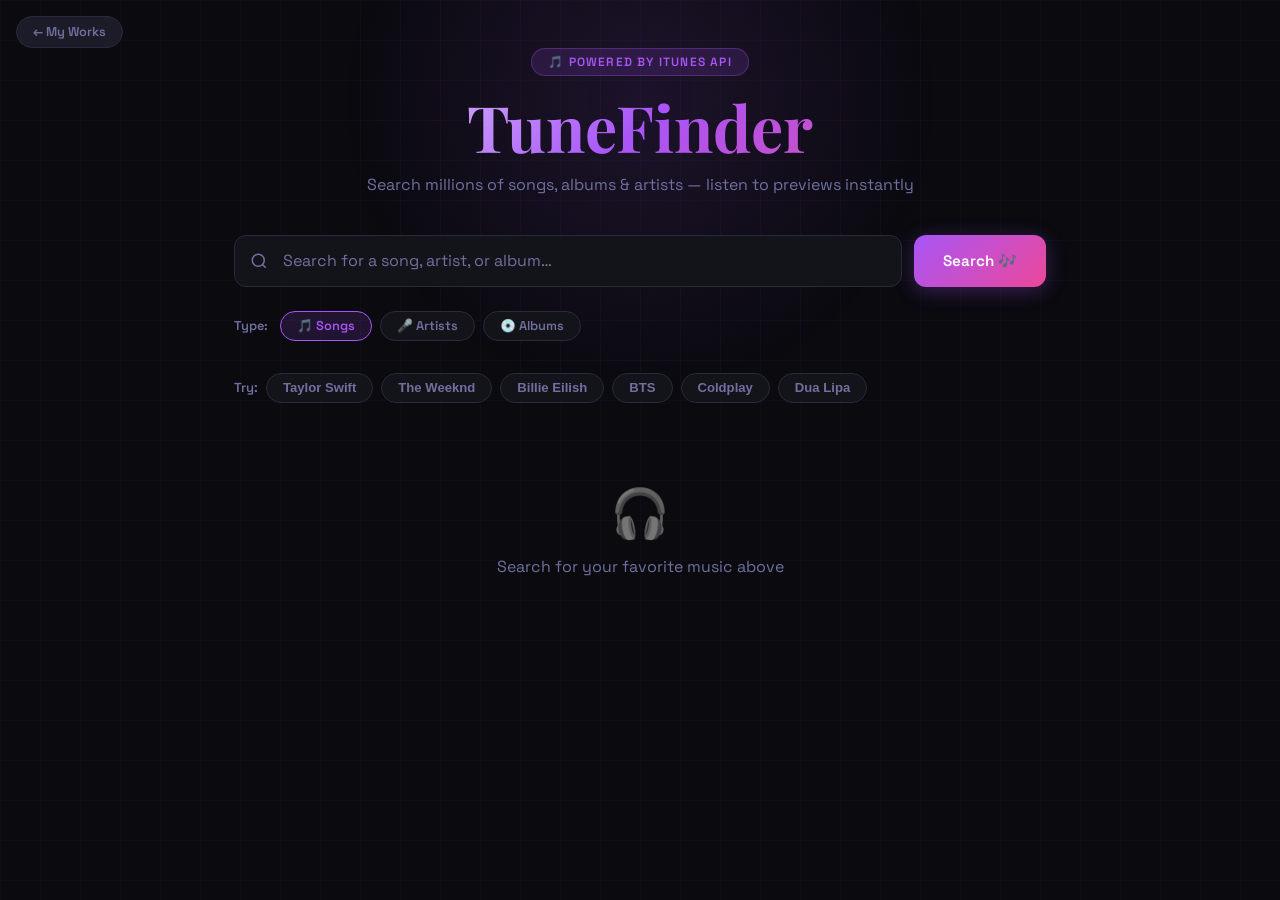
<file: App2.html>
<!DOCTYPE html>
<html lang="en">
<head>
  <meta charset="UTF-8"/>
  <meta name="viewport" content="width=device-width, initial-scale=1.0"/>
  <title>TuneFinder 🎵</title>
  <link rel="stylesheet" href="https://fonts.googleapis.com/css2?family=Space+Grotesk:wght@400;500;600;700&family=Playfair+Display:ital,wght@0,700;1,400&display=swap"/>
  <style>
    :root {
      --bg:      #0a0a0f;
      --surface: #13131a;
      --card:    #1c1c28;
      --border:  #2a2a3d;
      --accent:  #a855f7;
      --accent2: #ec4899;
      --green:   #22c55e;
      --text:    #f1f0ff;
      --muted:   #7070a0;
      --glow:    0 0 40px rgba(168,85,247,0.25);
    }

    * { margin:0; padding:0; box-sizing:border-box; }

    body {
      font-family: 'Space Grotesk', sans-serif;
      background: var(--bg);
      color: var(--text);
      min-height: 100vh;
    }

    /* animated background grid */
    body::before {
      content: '';
      position: fixed;
      inset: 0;
      background-image:
        linear-gradient(rgba(168,85,247,0.04) 1px, transparent 1px),
        linear-gradient(90deg, rgba(168,85,247,0.04) 1px, transparent 1px);
      background-size: 40px 40px;
      pointer-events: none;
      z-index: 0;
    }

    body::after {
      content: '';
      position: fixed;
      top: -200px;
      left: 50%;
      transform: translateX(-50%);
      width: 600px;
      height: 600px;
      background: radial-gradient(circle, rgba(168,85,247,0.12) 0%, transparent 70%);
      pointer-events: none;
      z-index: 0;
    }

    .back-link {
      position: fixed;
      top: 1rem;
      left: 1rem;
      z-index: 100;
      background: var(--card);
      border: 1px solid var(--border);
      border-radius: 50px;
      padding: 0.4rem 1rem;
      font-size: 0.8rem;
      font-weight: 600;
      color: var(--muted);
      text-decoration: none;
      transition: all 0.2s;
    }
    .back-link:hover { color: var(--text); border-color: var(--accent); }

    .container {
      position: relative;
      z-index: 1;
      max-width: 860px;
      margin: 0 auto;
      padding: 3rem 1.5rem 4rem;
    }

    /* Header */
    .hero {
      text-align: center;
      margin-bottom: 2.5rem;
    }

    .hero .badge {
      display: inline-block;
      background: rgba(168,85,247,0.15);
      border: 1px solid rgba(168,85,247,0.3);
      border-radius: 50px;
      padding: 0.3rem 1rem;
      font-size: 0.75rem;
      font-weight: 600;
      letter-spacing: 0.1em;
      color: var(--accent);
      text-transform: uppercase;
      margin-bottom: 1rem;
    }

    .hero h1 {
      font-family: 'Playfair Display', serif;
      font-size: clamp(2.5rem, 6vw, 4rem);
      font-weight: 700;
      line-height: 1.1;
      background: linear-gradient(135deg, #f1f0ff 0%, var(--accent) 50%, var(--accent2) 100%);
      -webkit-background-clip: text;
      -webkit-text-fill-color: transparent;
      background-clip: text;
    }

    .hero p {
      margin-top: 0.75rem;
      color: var(--muted);
      font-size: 1rem;
    }

    /* Search box */
    .search-box {
      display: flex;
      gap: 0.75rem;
      margin-bottom: 1.5rem;
    }

    .search-input-wrap {
      flex: 1;
      position: relative;
    }

    .search-input-wrap svg {
      position: absolute;
      left: 1rem;
      top: 50%;
      transform: translateY(-50%);
      color: var(--muted);
      pointer-events: none;
    }

    .search-input {
      width: 100%;
      background: var(--surface);
      border: 1px solid var(--border);
      border-radius: 12px;
      padding: 0.9rem 1rem 0.9rem 3rem;
      font-family: 'Space Grotesk', sans-serif;
      font-size: 1rem;
      color: var(--text);
      outline: none;
      transition: border-color 0.2s, box-shadow 0.2s;
    }

    .search-input::placeholder { color: var(--muted); }
    .search-input:focus {
      border-color: var(--accent);
      box-shadow: 0 0 0 3px rgba(168,85,247,0.15);
    }

    .btn-search {
      background: linear-gradient(135deg, var(--accent), var(--accent2));
      border: none;
      border-radius: 12px;
      padding: 0.9rem 1.8rem;
      font-family: 'Space Grotesk', sans-serif;
      font-size: 0.95rem;
      font-weight: 600;
      color: white;
      cursor: pointer;
      white-space: nowrap;
      transition: transform 0.2s, box-shadow 0.2s, opacity 0.2s;
      box-shadow: 0 4px 20px rgba(168,85,247,0.3);
    }

    .btn-search:hover:not(:disabled) {
      transform: translateY(-2px);
      box-shadow: 0 8px 28px rgba(168,85,247,0.45);
    }

    .btn-search:disabled { opacity: 0.6; cursor: not-allowed; }

    /* Filter row */
    .filter-row {
      display: flex;
      gap: 0.5rem;
      flex-wrap: wrap;
      margin-bottom: 2rem;
      align-items: center;
    }

    .filter-label { font-size: 0.8rem; color: var(--muted); font-weight: 600; margin-right: 0.25rem; }

    .filter-btn {
      background: var(--surface);
      border: 1px solid var(--border);
      border-radius: 50px;
      padding: 0.35rem 1rem;
      font-family: 'Space Grotesk', sans-serif;
      font-size: 0.8rem;
      font-weight: 600;
      color: var(--muted);
      cursor: pointer;
      transition: all 0.2s;
    }

    .filter-btn:hover { border-color: var(--accent); color: var(--accent); }
    .filter-btn.active {
      background: rgba(168,85,247,0.15);
      border-color: var(--accent);
      color: var(--accent);
    }

    /* Status messages */
    .status {
      text-align: center;
      padding: 3rem 1rem;
      color: var(--muted);
    }

    .status .status-icon { font-size: 3rem; margin-bottom: 0.75rem; }
    .status p { font-size: 1rem; }

    .spinner {
      width: 40px;
      height: 40px;
      border: 3px solid var(--border);
      border-top-color: var(--accent);
      border-radius: 50%;
      animation: spin 0.8s linear infinite;
      margin: 0 auto 1rem;
    }

    @keyframes spin { to { transform: rotate(360deg); } }

    .error-msg {
      background: rgba(239,68,68,0.1);
      border: 1px solid rgba(239,68,68,0.3);
      border-radius: 12px;
      padding: 1rem 1.5rem;
      color: #f87171;
      text-align: center;
      margin-bottom: 1.5rem;
    }

    /* Results header */
    .results-header {
      display: flex;
      justify-content: space-between;
      align-items: center;
      margin-bottom: 1rem;
    }

    .results-count {
      font-size: 0.85rem;
      color: var(--muted);
      font-weight: 600;
    }

    .results-count span { color: var(--accent); }

    /* Track grid */
    .tracks-grid {
      display: grid;
      grid-template-columns: repeat(auto-fill, minmax(260px, 1fr));
      gap: 1rem;
    }

    /* Track card */
    .track-card {
      background: var(--card);
      border: 1px solid var(--border);
      border-radius: 16px;
      overflow: hidden;
      transition: transform 0.25s, border-color 0.25s, box-shadow 0.25s;
      display: flex;
      flex-direction: column;
      cursor: default;
    }

    .track-card:hover {
      transform: translateY(-4px);
      border-color: rgba(168,85,247,0.4);
      box-shadow: 0 12px 40px rgba(0,0,0,0.4), var(--glow);
    }

    .track-art-wrap {
      position: relative;
      aspect-ratio: 1;
      overflow: hidden;
      background: var(--surface);
    }

    .track-art {
      width: 100%;
      height: 100%;
      object-fit: cover;
      transition: transform 0.4s;
    }

    .track-card:hover .track-art { transform: scale(1.05); }

    .art-overlay {
      position: absolute;
      inset: 0;
      background: linear-gradient(to top, rgba(10,10,15,0.8) 0%, transparent 50%);
    }

    .play-btn {
      position: absolute;
      bottom: 0.75rem;
      right: 0.75rem;
      width: 44px;
      height: 44px;
      background: var(--accent);
      border: none;
      border-radius: 50%;
      cursor: pointer;
      display: flex;
      align-items: center;
      justify-content: center;
      transition: transform 0.2s, background 0.2s;
      box-shadow: 0 4px 16px rgba(168,85,247,0.5);
    }

    .play-btn:hover { transform: scale(1.1); background: var(--accent2); }
    .play-btn svg { color: white; margin-left: 2px; }
    .play-btn.playing svg.play-icon { display: none; }
    .play-btn.playing svg.stop-icon { display: block !important; }

    .track-body {
      padding: 1rem;
      flex: 1;
    }

    .track-name {
      font-weight: 700;
      font-size: 0.95rem;
      color: var(--text);
      white-space: nowrap;
      overflow: hidden;
      text-overflow: ellipsis;
      margin-bottom: 0.25rem;
    }

    .track-artist {
      font-size: 0.82rem;
      color: var(--accent);
      font-weight: 600;
      white-space: nowrap;
      overflow: hidden;
      text-overflow: ellipsis;
    }

    .track-album {
      font-size: 0.78rem;
      color: var(--muted);
      margin-top: 0.2rem;
      white-space: nowrap;
      overflow: hidden;
      text-overflow: ellipsis;
    }

    .track-footer {
      display: flex;
      align-items: center;
      justify-content: space-between;
      padding: 0.75rem 1rem;
      border-top: 1px solid var(--border);
    }

    .genre-tag {
      font-size: 0.72rem;
      font-weight: 600;
      background: rgba(168,85,247,0.12);
      border: 1px solid rgba(168,85,247,0.2);
      color: var(--accent);
      border-radius: 50px;
      padding: 0.2rem 0.6rem;
    }

    .itunes-link {
      font-size: 0.75rem;
      color: var(--muted);
      text-decoration: none;
      font-weight: 600;
      transition: color 0.2s;
      display: flex;
      align-items: center;
      gap: 0.3rem;
    }

    .itunes-link:hover { color: var(--accent); }

    /* Quick search suggestions */
    .suggestions {
      display: flex;
      gap: 0.5rem;
      flex-wrap: wrap;
      margin-bottom: 2rem;
    }

    .suggestion-chip {
      background: var(--surface);
      border: 1px solid var(--border);
      border-radius: 50px;
      padding: 0.4rem 1rem;
      font-size: 0.82rem;
      font-weight: 600;
      color: var(--muted);
      cursor: pointer;
      transition: all 0.2s;
    }

    .suggestion-chip:hover {
      background: rgba(168,85,247,0.1);
      border-color: var(--accent);
      color: var(--accent);
    }
  </style>
</head>
<body>

  <a href="myworks.html" class="back-link">← My Works</a>

  <div class="container">

    <div class="hero">
      <div class="badge">🎵 Powered by iTunes API</div>
      <h1>TuneFinder</h1>
      <p>Search millions of songs, albums & artists — listen to previews instantly</p>
    </div>

    <!-- Search -->
    <div class="search-box">
      <div class="search-input-wrap">
        <svg width="18" height="18" viewBox="0 0 24 24" fill="none" stroke="currentColor" stroke-width="2">
          <circle cx="11" cy="11" r="8"/><path d="m21 21-4.35-4.35"/>
        </svg>
        <input
          type="text"
          id="search-input"
          class="search-input"
          placeholder="Search for a song, artist, or album…"
          onkeydown="if(event.key==='Enter') doSearch()"
        />
      </div>
      <button class="btn-search" id="search-btn" onclick="doSearch()">Search 🎶</button>
    </div>

    <!-- Filter -->
    <div class="filter-row">
      <span class="filter-label">Type:</span>
      <button class="filter-btn active" onclick="setFilter('music', this)">🎵 Songs</button>
      <button class="filter-btn" onclick="setFilter('musicArtist', this)">🎤 Artists</button>
      <button class="filter-btn" onclick="setFilter('album', this)">💿 Albums</button>
    </div>

    <!-- Quick suggestions -->
    <div class="suggestions" id="suggestions">
      <span style="font-size:0.82rem;color:var(--muted);font-weight:600;align-self:center;">Try:</span>
      <button class="suggestion-chip" onclick="quickSearch('Taylor Swift')">Taylor Swift</button>
      <button class="suggestion-chip" onclick="quickSearch('The Weeknd')">The Weeknd</button>
      <button class="suggestion-chip" onclick="quickSearch('Billie Eilish')">Billie Eilish</button>
      <button class="suggestion-chip" onclick="quickSearch('BTS')">BTS</button>
      <button class="suggestion-chip" onclick="quickSearch('Coldplay')">Coldplay</button>
      <button class="suggestion-chip" onclick="quickSearch('Dua Lipa')">Dua Lipa</button>
    </div>

    <!-- Error -->
    <div class="error-msg" id="error-msg" style="display:none"></div>

    <!-- Results -->
    <div id="results-area">
      <div class="status">
        <div class="status-icon">🎧</div>
        <p>Search for your favorite music above</p>
      </div>
    </div>

  </div>

  <script>
    let currentFilter = 'music';
    let currentAudio = null;
    let currentBtn   = null;

    function setFilter(type, btn) {
      currentFilter = type;
      document.querySelectorAll('.filter-btn').forEach(b => b.classList.remove('active'));
      btn.classList.add('active');
    }

    function quickSearch(term) {
      document.getElementById('search-input').value = term;
      doSearch();
    }

    async function doSearch() {
      const query = document.getElementById('search-input').value.trim();
      if (!query) return;

      const btn = document.getElementById('search-btn');
      btn.disabled = true;
      btn.textContent = 'Searching…';

      document.getElementById('error-msg').style.display = 'none';
      document.getElementById('results-area').innerHTML = `
        <div class="status">
          <div class="spinner"></div>
          <p>Finding great music…</p>
        </div>`;

      // Stop any playing audio
      if (currentAudio) { currentAudio.pause(); currentAudio = null; }

      // iTunes Search API — CORS-friendly via allorigins proxy
      const url = `https://itunes.apple.com/search?term=${encodeURIComponent(query)}&entity=${currentFilter}&limit=20&media=music`;

      try {
        // iTunes has CORS on .com but we use a reliable approach
        const res  = await fetch(url);
        if (!res.ok) throw new Error('Network error');
        const data = await res.json();

        if (!data.results || data.results.length === 0) {
          document.getElementById('results-area').innerHTML = `
            <div class="status">
              <div class="status-icon">🔍</div>
              <p>No results found for "<strong>${query}</strong>". Try a different search!</p>
            </div>`;
          return;
        }

        renderResults(data.results, query);
      } catch (err) {
        document.getElementById('error-msg').textContent = '⚠️ Could not fetch results. Check your internet connection and try again.';
        document.getElementById('error-msg').style.display = 'block';
        document.getElementById('results-area').innerHTML = `
          <div class="status">
            <div class="status-icon">😓</div>
            <p>Something went wrong. Please try again.</p>
          </div>`;
      } finally {
        btn.disabled = false;
        btn.textContent = 'Search 🎶';
      }
    }

    function renderResults(results, query) {
      const area = document.getElementById('results-area');

      area.innerHTML = `
        <div class="results-header">
          <div class="results-count">Found <span>${results.length}</span> results for "<span>${query}</span>"</div>
        </div>
        <div class="tracks-grid" id="tracks-grid"></div>`;

      const grid = document.getElementById('tracks-grid');

      results.forEach((item, i) => {
        const name     = item.trackName    || item.collectionName || item.artistName || 'Unknown';
        const artist   = item.artistName   || '';
        const album    = item.collectionName || '';
        const art      = (item.artworkUrl100 || '').replace('100x100', '300x300');
        const preview  = item.previewUrl   || null;
        const genre    = item.primaryGenreName || '';
        const link     = item.trackViewUrl || item.collectionViewUrl || item.artistViewUrl || '#';

        const card = document.createElement('div');
        card.className = 'track-card';
        card.style.animationDelay = `${i * 0.04}s`;

        card.innerHTML = `
          <div class="track-art-wrap">
            ${art ? `<img class="track-art" src="${art}" alt="${name}" loading="lazy" onerror="this.style.display='none'">` : '<div style="height:100%;background:var(--surface);display:flex;align-items:center;justify-content:center;font-size:3rem;">🎵</div>'}
            <div class="art-overlay"></div>
            ${preview ? `
            <button class="play-btn" id="play-${i}" onclick="togglePreview('${preview}', 'play-${i}')">
              <svg class="play-icon" width="18" height="18" viewBox="0 0 24 24" fill="white"><polygon points="5 3 19 12 5 21 5 3"/></svg>
              <svg class="stop-icon" width="18" height="18" viewBox="0 0 24 24" fill="white" style="display:none"><rect x="6" y="4" width="4" height="16"/><rect x="14" y="4" width="4" height="16"/></svg>
            </button>` : ''}
          </div>
          <div class="track-body">
            <div class="track-name">${name}</div>
            <div class="track-artist">${artist}</div>
            ${album && album !== name ? `<div class="track-album">${album}</div>` : ''}
          </div>
          <div class="track-footer">
            ${genre ? `<span class="genre-tag">${genre}</span>` : '<span></span>'}
            <a href="${link}" target="_blank" rel="noopener" class="itunes-link">
              Open in iTunes
              <svg width="12" height="12" viewBox="0 0 24 24" fill="none" stroke="currentColor" stroke-width="2.5"><path d="M18 13v6a2 2 0 0 1-2 2H5a2 2 0 0 1-2-2V8a2 2 0 0 1 2-2h6"/><polyline points="15 3 21 3 21 9"/><line x1="10" y1="14" x2="21" y2="3"/></svg>
            </a>
          </div>`;

        grid.appendChild(card);
      });
    }

    function togglePreview(url, btnId) {
      const btn = document.getElementById(btnId);

      if (currentAudio && !currentAudio.paused) {
        currentAudio.pause();
        if (currentBtn) currentBtn.classList.remove('playing');
        if (currentBtn === btn) { currentAudio = null; currentBtn = null; return; }
      }

      currentAudio = new Audio(url);
      currentAudio.volume = 0.7;
      currentAudio.play();
      currentBtn = btn;
      btn.classList.add('playing');

      currentAudio.onended = () => {
        btn.classList.remove('playing');
        currentAudio = null;
        currentBtn   = null;
      };
    }
  </script>

</body>
</html>
</file>
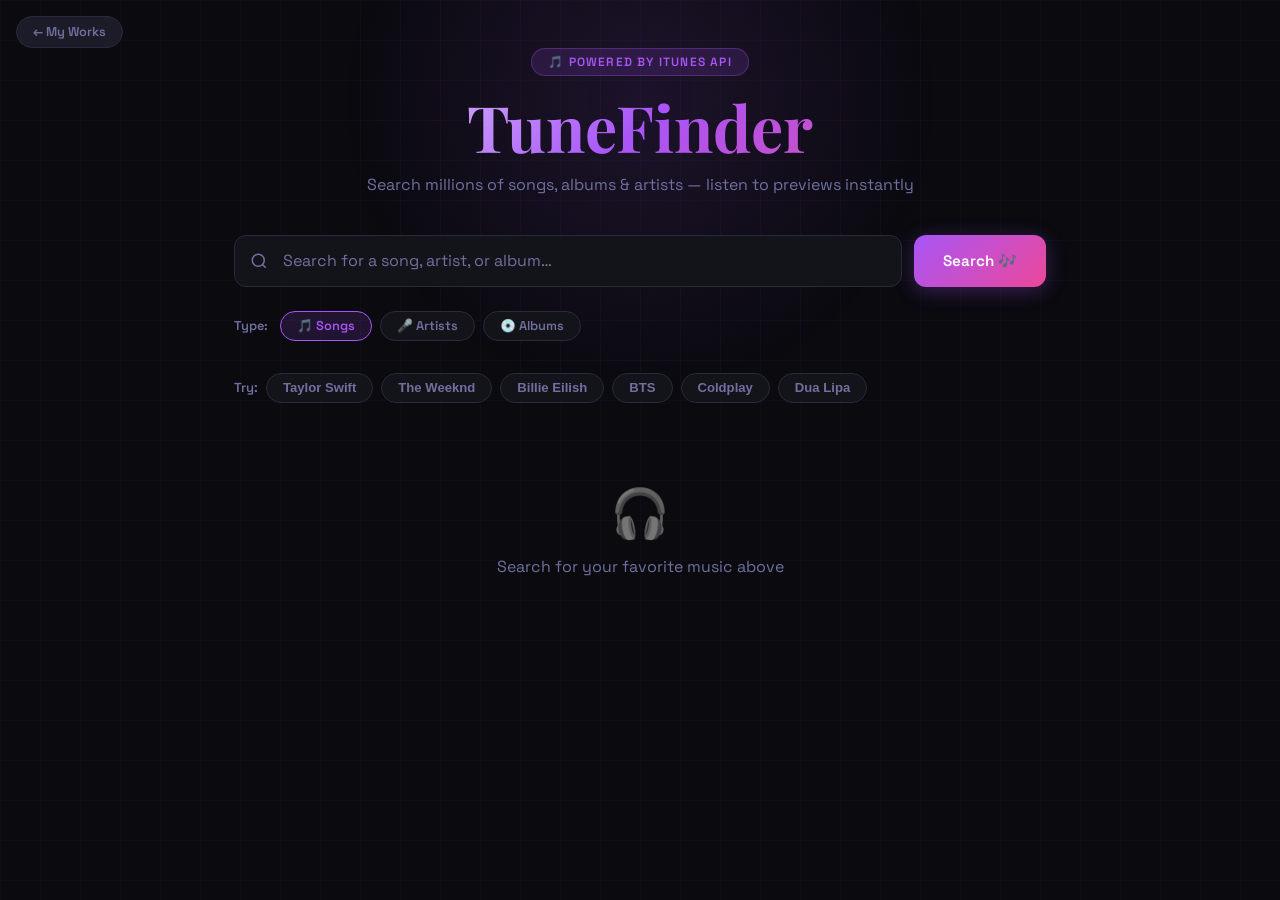
<file: app2.html>
<!DOCTYPE html>
<html lang="en">
<head>
  <meta charset="UTF-8"/>
  <meta name="viewport" content="width=device-width, initial-scale=1.0"/>
  <title>TuneFinder 🎵</title>
  <link rel="stylesheet" href="https://fonts.googleapis.com/css2?family=Space+Grotesk:wght@400;500;600;700&family=Playfair+Display:ital,wght@0,700;1,400&display=swap"/>
  <style>
    :root {
      --bg:      #0a0a0f;
      --surface: #13131a;
      --card:    #1c1c28;
      --border:  #2a2a3d;
      --accent:  #a855f7;
      --accent2: #ec4899;
      --green:   #22c55e;
      --text:    #f1f0ff;
      --muted:   #7070a0;
      --glow:    0 0 40px rgba(168,85,247,0.25);
    }

    * { margin:0; padding:0; box-sizing:border-box; }

    body {
      font-family: 'Space Grotesk', sans-serif;
      background: var(--bg);
      color: var(--text);
      min-height: 100vh;
    }

    /* animated background grid */
    body::before {
      content: '';
      position: fixed;
      inset: 0;
      background-image:
        linear-gradient(rgba(168,85,247,0.04) 1px, transparent 1px),
        linear-gradient(90deg, rgba(168,85,247,0.04) 1px, transparent 1px);
      background-size: 40px 40px;
      pointer-events: none;
      z-index: 0;
    }

    body::after {
      content: '';
      position: fixed;
      top: -200px;
      left: 50%;
      transform: translateX(-50%);
      width: 600px;
      height: 600px;
      background: radial-gradient(circle, rgba(168,85,247,0.12) 0%, transparent 70%);
      pointer-events: none;
      z-index: 0;
    }

    .back-link {
      position: fixed;
      top: 1rem;
      left: 1rem;
      z-index: 100;
      background: var(--card);
      border: 1px solid var(--border);
      border-radius: 50px;
      padding: 0.4rem 1rem;
      font-size: 0.8rem;
      font-weight: 600;
      color: var(--muted);
      text-decoration: none;
      transition: all 0.2s;
    }
    .back-link:hover { color: var(--text); border-color: var(--accent); }

    .container {
      position: relative;
      z-index: 1;
      max-width: 860px;
      margin: 0 auto;
      padding: 3rem 1.5rem 4rem;
    }

    /* Header */
    .hero {
      text-align: center;
      margin-bottom: 2.5rem;
    }

    .hero .badge {
      display: inline-block;
      background: rgba(168,85,247,0.15);
      border: 1px solid rgba(168,85,247,0.3);
      border-radius: 50px;
      padding: 0.3rem 1rem;
      font-size: 0.75rem;
      font-weight: 600;
      letter-spacing: 0.1em;
      color: var(--accent);
      text-transform: uppercase;
      margin-bottom: 1rem;
    }

    .hero h1 {
      font-family: 'Playfair Display', serif;
      font-size: clamp(2.5rem, 6vw, 4rem);
      font-weight: 700;
      line-height: 1.1;
      background: linear-gradient(135deg, #f1f0ff 0%, var(--accent) 50%, var(--accent2) 100%);
      -webkit-background-clip: text;
      -webkit-text-fill-color: transparent;
      background-clip: text;
    }

    .hero p {
      margin-top: 0.75rem;
      color: var(--muted);
      font-size: 1rem;
    }

    /* Search box */
    .search-box {
      display: flex;
      gap: 0.75rem;
      margin-bottom: 1.5rem;
    }

    .search-input-wrap {
      flex: 1;
      position: relative;
    }

    .search-input-wrap svg {
      position: absolute;
      left: 1rem;
      top: 50%;
      transform: translateY(-50%);
      color: var(--muted);
      pointer-events: none;
    }

    .search-input {
      width: 100%;
      background: var(--surface);
      border: 1px solid var(--border);
      border-radius: 12px;
      padding: 0.9rem 1rem 0.9rem 3rem;
      font-family: 'Space Grotesk', sans-serif;
      font-size: 1rem;
      color: var(--text);
      outline: none;
      transition: border-color 0.2s, box-shadow 0.2s;
    }

    .search-input::placeholder { color: var(--muted); }
    .search-input:focus {
      border-color: var(--accent);
      box-shadow: 0 0 0 3px rgba(168,85,247,0.15);
    }

    .btn-search {
      background: linear-gradient(135deg, var(--accent), var(--accent2));
      border: none;
      border-radius: 12px;
      padding: 0.9rem 1.8rem;
      font-family: 'Space Grotesk', sans-serif;
      font-size: 0.95rem;
      font-weight: 600;
      color: white;
      cursor: pointer;
      white-space: nowrap;
      transition: transform 0.2s, box-shadow 0.2s, opacity 0.2s;
      box-shadow: 0 4px 20px rgba(168,85,247,0.3);
    }

    .btn-search:hover:not(:disabled) {
      transform: translateY(-2px);
      box-shadow: 0 8px 28px rgba(168,85,247,0.45);
    }

    .btn-search:disabled { opacity: 0.6; cursor: not-allowed; }

    /* Filter row */
    .filter-row {
      display: flex;
      gap: 0.5rem;
      flex-wrap: wrap;
      margin-bottom: 2rem;
      align-items: center;
    }

    .filter-label { font-size: 0.8rem; color: var(--muted); font-weight: 600; margin-right: 0.25rem; }

    .filter-btn {
      background: var(--surface);
      border: 1px solid var(--border);
      border-radius: 50px;
      padding: 0.35rem 1rem;
      font-family: 'Space Grotesk', sans-serif;
      font-size: 0.8rem;
      font-weight: 600;
      color: var(--muted);
      cursor: pointer;
      transition: all 0.2s;
    }

    .filter-btn:hover { border-color: var(--accent); color: var(--accent); }
    .filter-btn.active {
      background: rgba(168,85,247,0.15);
      border-color: var(--accent);
      color: var(--accent);
    }

    /* Status messages */
    .status {
      text-align: center;
      padding: 3rem 1rem;
      color: var(--muted);
    }

    .status .status-icon { font-size: 3rem; margin-bottom: 0.75rem; }
    .status p { font-size: 1rem; }

    .spinner {
      width: 40px;
      height: 40px;
      border: 3px solid var(--border);
      border-top-color: var(--accent);
      border-radius: 50%;
      animation: spin 0.8s linear infinite;
      margin: 0 auto 1rem;
    }

    @keyframes spin { to { transform: rotate(360deg); } }

    .error-msg {
      background: rgba(239,68,68,0.1);
      border: 1px solid rgba(239,68,68,0.3);
      border-radius: 12px;
      padding: 1rem 1.5rem;
      color: #f87171;
      text-align: center;
      margin-bottom: 1.5rem;
    }

    /* Results header */
    .results-header {
      display: flex;
      justify-content: space-between;
      align-items: center;
      margin-bottom: 1rem;
    }

    .results-count {
      font-size: 0.85rem;
      color: var(--muted);
      font-weight: 600;
    }

    .results-count span { color: var(--accent); }

    /* Track grid */
    .tracks-grid {
      display: grid;
      grid-template-columns: repeat(auto-fill, minmax(260px, 1fr));
      gap: 1rem;
    }

    /* Track card */
    .track-card {
      background: var(--card);
      border: 1px solid var(--border);
      border-radius: 16px;
      overflow: hidden;
      transition: transform 0.25s, border-color 0.25s, box-shadow 0.25s;
      display: flex;
      flex-direction: column;
      cursor: default;
    }

    .track-card:hover {
      transform: translateY(-4px);
      border-color: rgba(168,85,247,0.4);
      box-shadow: 0 12px 40px rgba(0,0,0,0.4), var(--glow);
    }

    .track-art-wrap {
      position: relative;
      aspect-ratio: 1;
      overflow: hidden;
      background: var(--surface);
    }

    .track-art {
      width: 100%;
      height: 100%;
      object-fit: cover;
      transition: transform 0.4s;
    }

    .track-card:hover .track-art { transform: scale(1.05); }

    .art-overlay {
      position: absolute;
      inset: 0;
      background: linear-gradient(to top, rgba(10,10,15,0.8) 0%, transparent 50%);
    }

    .play-btn {
      position: absolute;
      bottom: 0.75rem;
      right: 0.75rem;
      width: 44px;
      height: 44px;
      background: var(--accent);
      border: none;
      border-radius: 50%;
      cursor: pointer;
      display: flex;
      align-items: center;
      justify-content: center;
      transition: transform 0.2s, background 0.2s;
      box-shadow: 0 4px 16px rgba(168,85,247,0.5);
    }

    .play-btn:hover { transform: scale(1.1); background: var(--accent2); }
    .play-btn svg { color: white; margin-left: 2px; }
    .play-btn.playing svg.play-icon { display: none; }
    .play-btn.playing svg.stop-icon { display: block !important; }

    .track-body {
      padding: 1rem;
      flex: 1;
    }

    .track-name {
      font-weight: 700;
      font-size: 0.95rem;
      color: var(--text);
      white-space: nowrap;
      overflow: hidden;
      text-overflow: ellipsis;
      margin-bottom: 0.25rem;
    }

    .track-artist {
      font-size: 0.82rem;
      color: var(--accent);
      font-weight: 600;
      white-space: nowrap;
      overflow: hidden;
      text-overflow: ellipsis;
    }

    .track-album {
      font-size: 0.78rem;
      color: var(--muted);
      margin-top: 0.2rem;
      white-space: nowrap;
      overflow: hidden;
      text-overflow: ellipsis;
    }

    .track-footer {
      display: flex;
      align-items: center;
      justify-content: space-between;
      padding: 0.75rem 1rem;
      border-top: 1px solid var(--border);
    }

    .genre-tag {
      font-size: 0.72rem;
      font-weight: 600;
      background: rgba(168,85,247,0.12);
      border: 1px solid rgba(168,85,247,0.2);
      color: var(--accent);
      border-radius: 50px;
      padding: 0.2rem 0.6rem;
    }

    .itunes-link {
      font-size: 0.75rem;
      color: var(--muted);
      text-decoration: none;
      font-weight: 600;
      transition: color 0.2s;
      display: flex;
      align-items: center;
      gap: 0.3rem;
    }

    .itunes-link:hover { color: var(--accent); }

    /* Quick search suggestions */
    .suggestions {
      display: flex;
      gap: 0.5rem;
      flex-wrap: wrap;
      margin-bottom: 2rem;
    }

    .suggestion-chip {
      background: var(--surface);
      border: 1px solid var(--border);
      border-radius: 50px;
      padding: 0.4rem 1rem;
      font-size: 0.82rem;
      font-weight: 600;
      color: var(--muted);
      cursor: pointer;
      transition: all 0.2s;
    }

    .suggestion-chip:hover {
      background: rgba(168,85,247,0.1);
      border-color: var(--accent);
      color: var(--accent);
    }
  </style>
</head>
<body>

  <a href="myworks.html" class="back-link">← My Works</a>

  <div class="container">

    <div class="hero">
      <div class="badge">🎵 Powered by iTunes API</div>
      <h1>TuneFinder</h1>
      <p>Search millions of songs, albums & artists — listen to previews instantly</p>
    </div>

    <!-- Search -->
    <div class="search-box">
      <div class="search-input-wrap">
        <svg width="18" height="18" viewBox="0 0 24 24" fill="none" stroke="currentColor" stroke-width="2">
          <circle cx="11" cy="11" r="8"/><path d="m21 21-4.35-4.35"/>
        </svg>
        <input
          type="text"
          id="search-input"
          class="search-input"
          placeholder="Search for a song, artist, or album…"
          onkeydown="if(event.key==='Enter') doSearch()"
        />
      </div>
      <button class="btn-search" id="search-btn" onclick="doSearch()">Search 🎶</button>
    </div>

    <!-- Filter -->
    <div class="filter-row">
      <span class="filter-label">Type:</span>
      <button class="filter-btn active" onclick="setFilter('music', this)">🎵 Songs</button>
      <button class="filter-btn" onclick="setFilter('musicArtist', this)">🎤 Artists</button>
      <button class="filter-btn" onclick="setFilter('album', this)">💿 Albums</button>
    </div>

    <!-- Quick suggestions -->
    <div class="suggestions" id="suggestions">
      <span style="font-size:0.82rem;color:var(--muted);font-weight:600;align-self:center;">Try:</span>
      <button class="suggestion-chip" onclick="quickSearch('Taylor Swift')">Taylor Swift</button>
      <button class="suggestion-chip" onclick="quickSearch('The Weeknd')">The Weeknd</button>
      <button class="suggestion-chip" onclick="quickSearch('Billie Eilish')">Billie Eilish</button>
      <button class="suggestion-chip" onclick="quickSearch('BTS')">BTS</button>
      <button class="suggestion-chip" onclick="quickSearch('Coldplay')">Coldplay</button>
      <button class="suggestion-chip" onclick="quickSearch('Dua Lipa')">Dua Lipa</button>
    </div>

    <!-- Error -->
    <div class="error-msg" id="error-msg" style="display:none"></div>

    <!-- Results -->
    <div id="results-area">
      <div class="status">
        <div class="status-icon">🎧</div>
        <p>Search for your favorite music above</p>
      </div>
    </div>

  </div>

  <script>
    let currentFilter = 'music';
    let currentAudio = null;
    let currentBtn   = null;

    function setFilter(type, btn) {
      currentFilter = type;
      document.querySelectorAll('.filter-btn').forEach(b => b.classList.remove('active'));
      btn.classList.add('active');
    }

    function quickSearch(term) {
      document.getElementById('search-input').value = term;
      doSearch();
    }

    async function doSearch() {
      const query = document.getElementById('search-input').value.trim();
      if (!query) return;

      const btn = document.getElementById('search-btn');
      btn.disabled = true;
      btn.textContent = 'Searching…';

      document.getElementById('error-msg').style.display = 'none';
      document.getElementById('results-area').innerHTML = `
        <div class="status">
          <div class="spinner"></div>
          <p>Finding great music…</p>
        </div>`;

      // Stop any playing audio
      if (currentAudio) { currentAudio.pause(); currentAudio = null; }

      // iTunes Search API — CORS-friendly via allorigins proxy
      const url = `https://itunes.apple.com/search?term=${encodeURIComponent(query)}&entity=${currentFilter}&limit=20&media=music`;

      try {
        // iTunes has CORS on .com but we use a reliable approach
        const res  = await fetch(url);
        if (!res.ok) throw new Error('Network error');
        const data = await res.json();

        if (!data.results || data.results.length === 0) {
          document.getElementById('results-area').innerHTML = `
            <div class="status">
              <div class="status-icon">🔍</div>
              <p>No results found for "<strong>${query}</strong>". Try a different search!</p>
            </div>`;
          return;
        }

        renderResults(data.results, query);
      } catch (err) {
        document.getElementById('error-msg').textContent = '⚠️ Could not fetch results. Check your internet connection and try again.';
        document.getElementById('error-msg').style.display = 'block';
        document.getElementById('results-area').innerHTML = `
          <div class="status">
            <div class="status-icon">😓</div>
            <p>Something went wrong. Please try again.</p>
          </div>`;
      } finally {
        btn.disabled = false;
        btn.textContent = 'Search 🎶';
      }
    }

    function renderResults(results, query) {
      const area = document.getElementById('results-area');

      area.innerHTML = `
        <div class="results-header">
          <div class="results-count">Found <span>${results.length}</span> results for "<span>${query}</span>"</div>
        </div>
        <div class="tracks-grid" id="tracks-grid"></div>`;

      const grid = document.getElementById('tracks-grid');

      results.forEach((item, i) => {
        const name     = item.trackName    || item.collectionName || item.artistName || 'Unknown';
        const artist   = item.artistName   || '';
        const album    = item.collectionName || '';
        const art      = (item.artworkUrl100 || '').replace('100x100', '300x300');
        const preview  = item.previewUrl   || null;
        const genre    = item.primaryGenreName || '';
        const link     = item.trackViewUrl || item.collectionViewUrl || item.artistViewUrl || '#';

        const card = document.createElement('div');
        card.className = 'track-card';
        card.style.animationDelay = `${i * 0.04}s`;

        card.innerHTML = `
          <div class="track-art-wrap">
            ${art ? `<img class="track-art" src="${art}" alt="${name}" loading="lazy" onerror="this.style.display='none'">` : '<div style="height:100%;background:var(--surface);display:flex;align-items:center;justify-content:center;font-size:3rem;">🎵</div>'}
            <div class="art-overlay"></div>
            ${preview ? `
            <button class="play-btn" id="play-${i}" onclick="togglePreview('${preview}', 'play-${i}')">
              <svg class="play-icon" width="18" height="18" viewBox="0 0 24 24" fill="white"><polygon points="5 3 19 12 5 21 5 3"/></svg>
              <svg class="stop-icon" width="18" height="18" viewBox="0 0 24 24" fill="white" style="display:none"><rect x="6" y="4" width="4" height="16"/><rect x="14" y="4" width="4" height="16"/></svg>
            </button>` : ''}
          </div>
          <div class="track-body">
            <div class="track-name">${name}</div>
            <div class="track-artist">${artist}</div>
            ${album && album !== name ? `<div class="track-album">${album}</div>` : ''}
          </div>
          <div class="track-footer">
            ${genre ? `<span class="genre-tag">${genre}</span>` : '<span></span>'}
            <a href="${link}" target="_blank" rel="noopener" class="itunes-link">
              Open in iTunes
              <svg width="12" height="12" viewBox="0 0 24 24" fill="none" stroke="currentColor" stroke-width="2.5"><path d="M18 13v6a2 2 0 0 1-2 2H5a2 2 0 0 1-2-2V8a2 2 0 0 1 2-2h6"/><polyline points="15 3 21 3 21 9"/><line x1="10" y1="14" x2="21" y2="3"/></svg>
            </a>
          </div>`;

        grid.appendChild(card);
      });
    }

    function togglePreview(url, btnId) {
      const btn = document.getElementById(btnId);

      if (currentAudio && !currentAudio.paused) {
        currentAudio.pause();
        if (currentBtn) currentBtn.classList.remove('playing');
        if (currentBtn === btn) { currentAudio = null; currentBtn = null; return; }
      }

      currentAudio = new Audio(url);
      currentAudio.volume = 0.7;
      currentAudio.play();
      currentBtn = btn;
      btn.classList.add('playing');

      currentAudio.onended = () => {
        btn.classList.remove('playing');
        currentAudio = null;
        currentBtn   = null;
      };
    }
  </script>

</body>
</html>
</file>
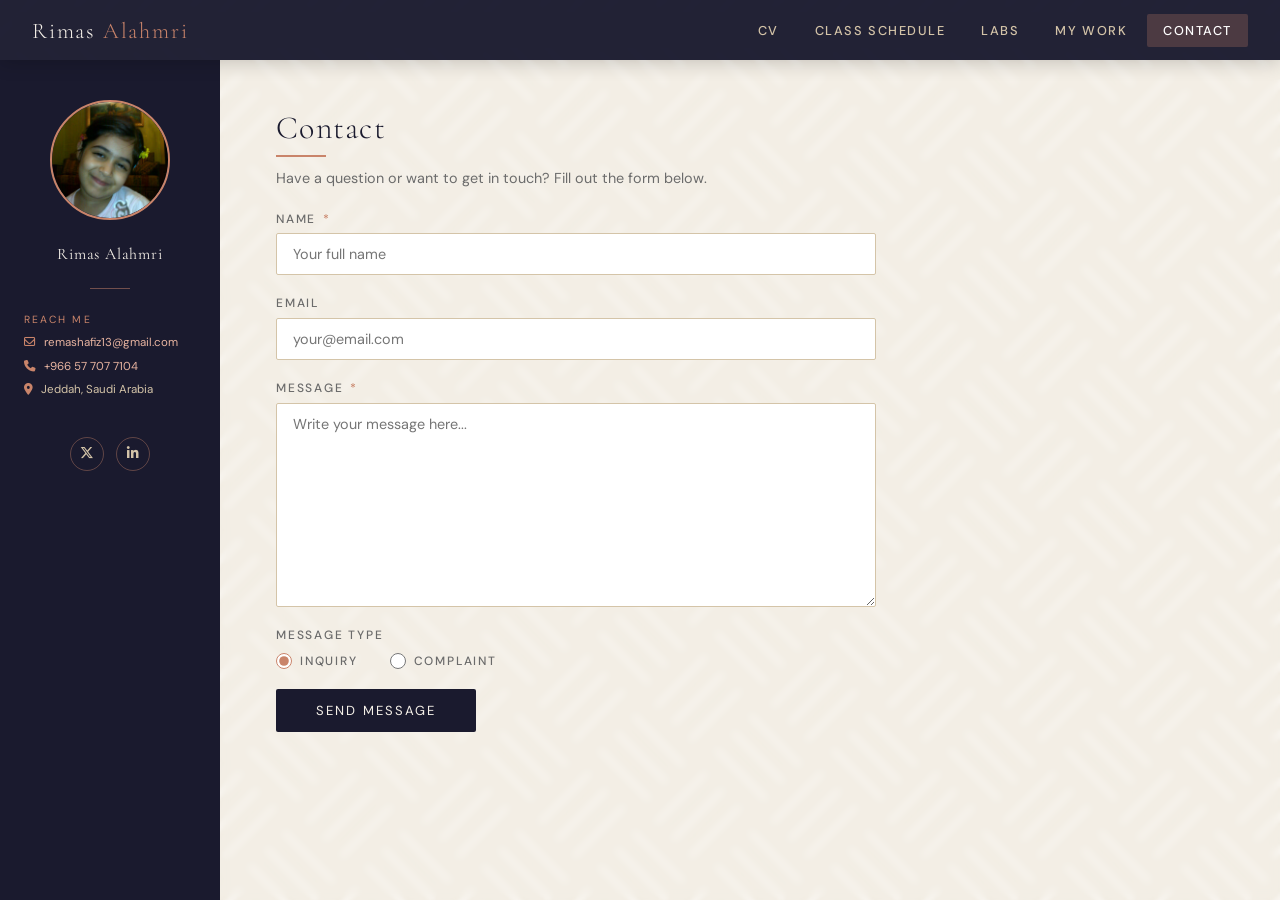
<file: contact.html>
<!DOCTYPE html>
<html lang="en">
<head>
  <meta charset="UTF-8" />
  <meta name="viewport" content="width=device-width, initial-scale=1.0"/>
  <title>Rimas Alahmari — Contact</title>
  <link rel="stylesheet" href="style.css" />
  <link rel="stylesheet" href="https://cdnjs.cloudflare.com/ajax/libs/font-awesome/6.5.0/css/all.min.css"/>
</head>
<body>

  <!-- STICKY HEADER -->
  <header>
    <div class="header-brand">Rimas <span>Alahmri</span></div>
    <nav>
      <a href="index.html">CV</a>
      <a href="schedule.html">Class Schedule</a>
      <a href="labs.html">Labs</a>
      <a href="myworks.html">My Work</a>
      <a href="contact.html" class="active">Contact</a>
    </nav>
  </header>

  <!-- PAGE WRAPPER -->
  <div class="page-wrapper">

    <!-- LEFT SIDEBAR -->
    <aside class="sidebar">

      <!-- Profile image -->
      <div class="profile-img-wrapper">
        <img src="images/ME.jpg" alt="Rimas Alahmri">
      </div>

      <div class="sidebar-name">Rimas Alahmri</div>
      <div class="sidebar-divider"></div>

      <div class="sidebar-section">
        <div class="sidebar-label">Reach Me</div>
        <div class="sidebar-contact-item">
          <i class="fa-regular fa-envelope" style="margin-right:5px;color:var(--rose)"></i>
          <a href="mailto:remashafiz13@gmail.com">remashafiz13@gmail.com</a>
        </div>
        <div class="sidebar-contact-item">
          <i class="fa-solid fa-phone" style="margin-right:5px;color:var(--rose)"></i>
          <a href="tel:+966577077104">+966 57 707 7104</a>
        </div>
        <div class="sidebar-contact-item">
          <i class="fa-solid fa-location-dot" style="margin-right:5px;color:var(--rose)"></i>
          Jeddah, Saudi Arabia
        </div>
      </div>

      <div class="social-icons">
        <a href="https://x.com" target="_blank" title="X (Twitter)" rel="noopener">
          <i class="fa-brands fa-x-twitter"></i>
        </a>
        <a href="https://linkedin.com" target="_blank" title="LinkedIn" rel="noopener">
          <i class="fa-brands fa-linkedin-in"></i>
        </a>
      </div>

    </aside>

    <!-- MAIN CONTENT -->
    <main class="main-content">

      <section class="section-block">
        <h2 class="section-title">Contact</h2>
        <p style="font-size:0.9rem;color:var(--text-light);margin-top:0.75rem;margin-bottom:0.5rem;">
          Have a question or want to get in touch? Fill out the form below.
        </p>

        <!--
          ACTION: Go to https://webhook.site, copy your unique URL,
          and paste it in the action attribute below.
        -->
        <form
          class="contact-form"
          action="https://webhook.site/f0abb65f-15ba-4e23-b5ee-52505e07eea7"
          method="POST">

          <!-- Name -->
          <div class="form-group">
            <label for="name">Name <span class="required">*</span></label>
            <input
              type="text"
              id="name"
              name="name"
              placeholder="Your full name"
              required />
          </div>

          <!-- Email -->
          <div class="form-group">
            <label for="email">Email</label>
            <input
              type="email"
              id="email"
              name="email"
              placeholder="your@email.com" />
          </div>

          <!-- Message -->
          <div class="form-group">
            <label for="message">Message <span class="required">*</span></label>
            <textarea
              id="message"
              name="message"
              rows="10"
              placeholder="Write your message here..."
              required></textarea>
          </div>

          <!-- Message Type -->
          <div class="form-group">
            <label>Message Type</label>
            <div class="radio-group">
              <label class="radio-label">
                <input type="radio" name="message_type" value="inquiry" checked />
                Inquiry
              </label>
              <label class="radio-label">
                <input type="radio" name="message_type" value="complaint" />
                Complaint
              </label>
            </div>
          </div>

          <!-- Submit -->
          <button type="submit" class="btn-submit">Send Message</button>

        </form>
      </section>

    </m
</file>
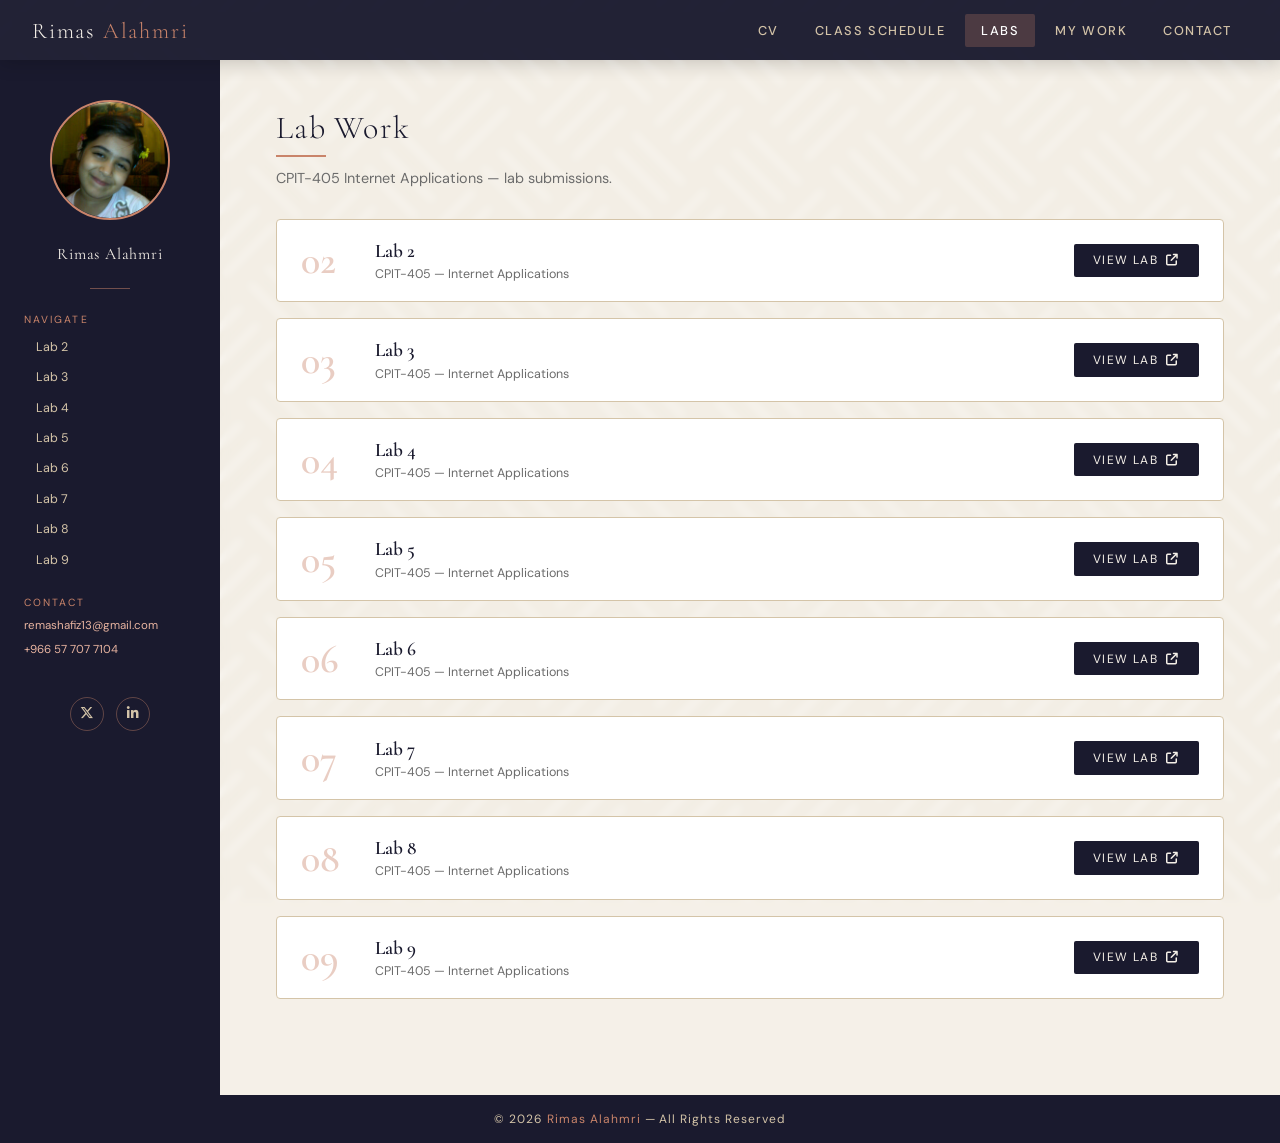
<file: labs.html>
<!DOCTYPE html>
<html lang="en">
<head>
  <meta charset="UTF-8" />
  <meta name="viewport" content="width=device-width, initial-scale=1.0"/>
  <title>Rimas Alahmari — Labs</title>
  <link rel="stylesheet" href="style.css" />
  <link rel="stylesheet" href="https://cdnjs.cloudflare.com/ajax/libs/font-awesome/6.5.0/css/all.min.css"/>
</head>
<body>
 
  <!-- STICKY HEADER -->
  <header>
    <div class="header-brand">Rimas <span>Alahmri</span></div>
    <nav>
      <a href="index.html">CV</a>
      <a href="schedule.html">Class Schedule</a>
      <a href="labs.html" class="active">Labs</a>
      <a href="myworks.html">My Work</a>
      <a href="contact.html">Contact</a>
    </nav>
  </header>
 
  <!-- PAGE WRAPPER -->
  <div class="page-wrapper">
 
    <!-- LEFT SIDEBAR -->
    <aside class="sidebar">
 
      <!-- Profile image -->
      <div class="profile-img-wrapper">
        <img src="images/ME.jpg" alt="Rimas Alahmri">
      </div>
 
      <div class="sidebar-name">Rimas Alahmri</div>
      <div class="sidebar-divider"></div>
 
      <div class="sidebar-section">
        <div class="sidebar-label">Navigate</div>
        <div class="sidebar-links">
          <a href="#lab2">Lab 2</a>
          <a href="#lab3">Lab 3</a>
          <a href="#lab4">Lab 4</a>
          <a href="#lab5">Lab 5</a>
          <a href="#lab6">Lab 6</a>
          <a href="#lab7">Lab 7</a>
          <a href="#lab8">Lab 8</a>
          <a href="#lab9">Lab 9</a>
        </div>
      </div>
 
      <div class="sidebar-section">
        <div class="sidebar-label">Contact</div>
        <div class="sidebar-contact-item">
          <a href="mailto:remashafiz13@gmail.com">remashafiz13@gmail.com</a>
        </div>
        <div class="sidebar-contact-item">
          <a href="tel:+966577077104">+966 57 707 7104</a>
        </div>
      </div>
 
      <div class="social-icons">
        <a href="https://x.com" target="_blank" title="X (Twitter)" rel="noopener">
          <i class="fa-brands fa-x-twitter"></i>
        </a>
        <a href="https://linkedin.com" target="_blank" title="LinkedIn" rel="noopener">
          <i class="fa-brands fa-linkedin-in"></i>
        </a>
      </div>
 
    </aside>
 
    <!-- MAIN CONTENT -->
    <main class="main-content">
 
      <section class="section-block">
        <h2 class="section-title">Lab Work</h2>
        <p style="font-size:0.9rem;color:var(--text-light);margin-top:0.75rem;margin-bottom:2rem;">
          CPIT-405 Internet Applications — lab submissions.
        </p>
 
        <div class="labs-grid">
 
          <div class="lab-card" id="lab2">
            <div class="lab-number">02</div>
            <div class="lab-info">
              <div class="lab-title">Lab 2</div>
              <div class="lab-course">CPIT-405 — Internet Applications</div>
            </div>
            <a href="https://remasalahmari.github.io/CPIT405/lab2.html" target="_blank" rel="noopener" class="lab-btn">
              View Lab <i class="fa-solid fa-arrow-up-right-from-square"></i>
            </a>
          </div>
 
          <div class="lab-card" id="lab3">
            <div class="lab-number">03</div>
            <div class="lab-info">
              <div class="lab-title">Lab 3</div>
              <div class="lab-course">CPIT-405 — Internet Applications</div>
            </div>
            <a href="https://remasalahmari.github.io/CPIT405/lab3.html" target="_blank" rel="noopener" class="lab-btn">
              View Lab <i class="fa-solid fa-arrow-up-right-from-square"></i>
            </a>
          </div>
 
          <div class="lab-card" id="lab4">
            <div class="lab-number">04</div>
            <div class="lab-info">
              <div class="lab-title">Lab 4</div>
              <div class="lab-course">CPIT-405 — Internet Applications</div>
            </div>
            <a href="https://remasalahmari.github.io/CPIT405/lab4.html" target="_blank" rel="noopener" class="lab-btn">
              View Lab <i class="fa-solid fa-arrow-up-right-from-square"></i>
            </a>
          </div>
 
          <div class="lab-card" id="lab5">
            <div class="lab-number">05</div>
            <div class="lab-info">
              <div class="lab-title">Lab 5</div>
              <div class="lab-course">CPIT-405 — Internet Applications</div>
            </div>
            <a href="https://remasalahmari.github.io/CPIT405_Lab5/" target="_blank" rel="noopener" class="lab-btn">
              View Lab <i class="fa-solid fa-arrow-up-right-from-square"></i>
            </a>
          </div>
 
          <div class="lab-card" id="lab6">
            <div class="lab-number">06</div>
            <div class="lab-info">
              <div class="lab-title">Lab 6</div>
              <div class="lab-course">CPIT-405 — Internet Applications</div>
            </div>
            <a href="https://remasalahmari.github.io/CPIT405_lab6/" target="_blank" rel="noopener" class="lab-btn">
              View Lab <i class="fa-solid fa-arrow-up-right-from-square"></i>
            </a>
          </div>
 
          <div class="lab-card" id="lab7">
            <div class="lab-number">07</div>
            <div class="lab-info">
              <div class="lab-title">Lab 7</div>
              <div class="lab-course">CPIT-405 — Internet Applications</div>
            </div>
            <a href="https://remasalahmari.github.io/CPIT405_lab7/" target="_blank" rel="noopener" class="lab-btn">
              View Lab <i class="fa-solid fa-arrow-up-right-from-square"></i>
            </a>
          </div>
 
          <div class="lab-card" id="lab8">
            <div class="lab-number">08</div>
            <div class="lab-info">
              <div class="lab-title">Lab 8</div>
              <div class="lab-course">CPIT-405 — Internet Applications</div>
            </div>
            <a href="https://codesandbox.io/p/sandbox/9qx67p" target="_blank" rel="noopener" class="lab-btn">
              View Lab <i class="fa-solid fa-arrow-up-right-from-square"></i>
            </a>
          </div>
 
          <div class="lab-card" id="lab9">
            <div class="lab-number">09</div>
            <div class="lab-info">
              <div class="lab-title">Lab 9</div>
              <div class="lab-course">CPIT-405 — Internet Applications</div>
            </div>
            <a href="https://codesandbox.io/p/sandbox/txd7gp" target="_blank" rel="noopener" class="lab-btn">
              View Lab <i class="fa-solid fa-arrow-up-right-from-square"></i>
            </a>
          </div>
 
        </div>
      </section>
 
    </main>
  </div>
 
  <!-- FOOTER -->
  <footer>
    &copy; 2026 <span>Rimas Alahmri</span> — All Rights Reserved
  </footer>
 
</body>
</html>
</file>
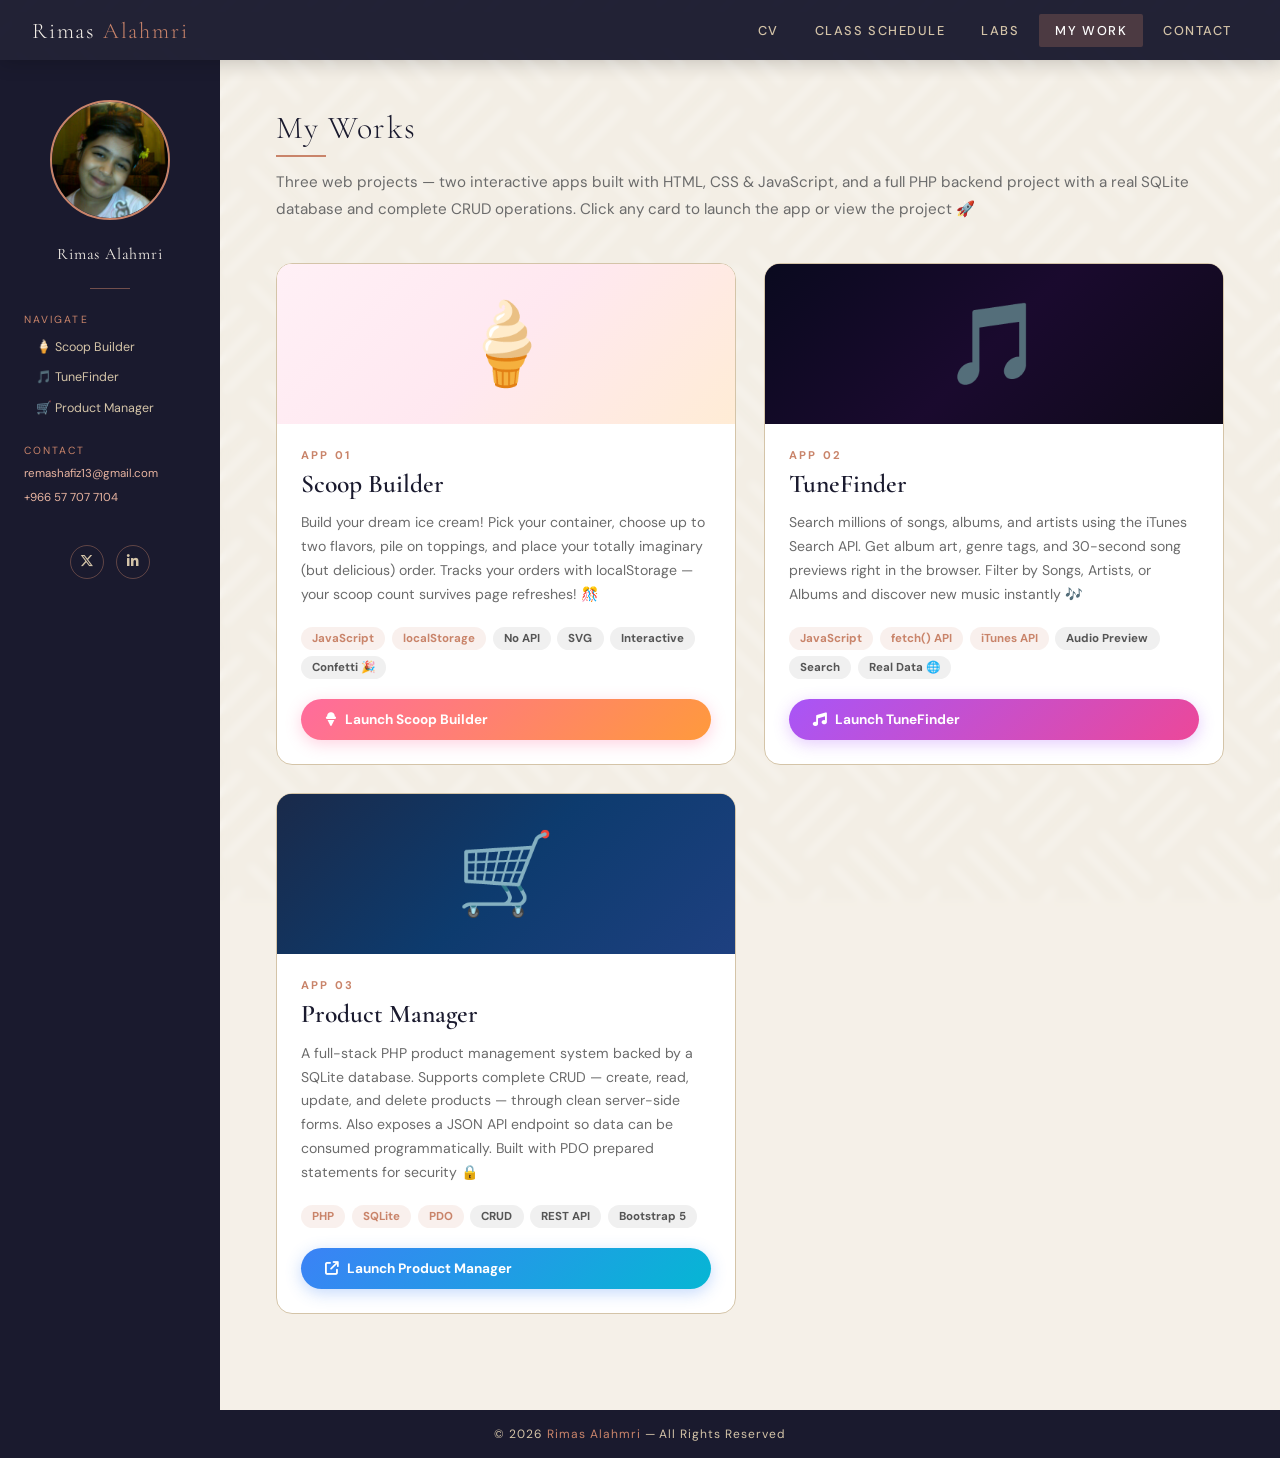
<file: myworks.html>
<!DOCTYPE html>
<html lang="en">
<head>
  <meta charset="UTF-8"/>
  <meta name="viewport" content="width=device-width, initial-scale=1.0"/>
  <title>Rimas Alahmri — My Works</title>
  <link rel="stylesheet" href="style.css"/>
  <link rel="stylesheet" href="https://cdnjs.cloudflare.com/ajax/libs/font-awesome/6.5.0/css/all.min.css"/>
  <style>
    /* ---- Extra styles just for the works cards ---- */
    .works-intro {
      font-size: 0.95rem;
      color: var(--text-light);
      line-height: 1.8;
      margin-top: 0.75rem;
      margin-bottom: 2.5rem;
    }

    .works-grid {
      display: grid;
      grid-template-columns: repeat(auto-fill, minmax(300px, 1fr));
      gap: 1.75rem;
    }

    .work-card {
      background: var(--white);
      border-radius: 16px;
      overflow: hidden;
      border: 1px solid var(--sand);
      transition: box-shadow 0.3s, transform 0.3s;
      display: flex;
      flex-direction: column;
    }

    .work-card:hover {
      box-shadow: 0 12px 40px rgba(0,0,0,0.12);
      transform: translateY(-5px);
    }

    .work-card-banner {
      height: 160px;
      display: flex;
      align-items: center;
      justify-content: center;
      font-size: 5rem;
      position: relative;
      overflow: hidden;
    }

    .work-card-banner::after {
      content: '';
      position: absolute;
      inset: 0;
      background: inherit;
      filter: blur(0);
    }

    .banner-icecream {
      background: linear-gradient(135deg, #fff0f6, #ffe8f0, #ffecd5);
    }

    .banner-music {
      background: linear-gradient(135deg, #0a0a1f, #1a0a2e, #0f0a1a);
    }

    .work-badge {
      position: absolute;
      top: 1rem;
      right: 1rem;
      background: rgba(255,255,255,0.9);
      backdrop-filter: blur(8px);
      border-radius: 50px;
      padding: 0.3rem 0.8rem;
      font-size: 0.7rem;
      font-weight: 700;
      letter-spacing: 0.08em;
      text-transform: uppercase;
    }

    .badge-app1 { color: #ff6b9d; }
    .badge-app2 { color: #a855f7; background: rgba(20,10,40,0.85); }

    .work-body {
      padding: 1.5rem;
      flex: 1;
      display: flex;
      flex-direction: column;
    }

    .work-number {
      font-size: 0.7rem;
      font-weight: 700;
      letter-spacing: 0.2em;
      text-transform: uppercase;
      color: var(--rose);
      margin-bottom: 0.4rem;
    }

    .work-title {
      font-family: 'Cormorant Garamond', serif;
      font-size: 1.6rem;
      font-weight: 600;
      color: var(--deep);
      line-height: 1.2;
      margin-bottom: 0.75rem;
    }

    .work-desc {
      font-size: 0.88rem;
      color: var(--text-light);
      line-height: 1.7;
      flex: 1;
      margin-bottom: 1.25rem;
    }

    .work-tags {
      display: flex;
      flex-wrap: wrap;
      gap: 0.4rem;
      margin-bottom: 1.25rem;
    }

    .work-tag {
      font-size: 0.72rem;
      font-weight: 700;
      padding: 0.25rem 0.7rem;
      border-radius: 50px;
      background: #f0f0f0;
      color: #555;
    }

    .work-tag.highlight {
      background: rgba(201,132,106,0.12);
      color: var(--rose);
    }

    .work-link {
      display: inline-flex;
      align-items: center;
      gap: 0.5rem;
      padding: 0.75rem 1.5rem;
      border-radius: 50px;
      font-size: 0.85rem;
      font-weight: 700;
      text-decoration: none;
      transition: transform 0.2s, box-shadow 0.2s;
    }

    .link-icecream {
      background: linear-gradient(135deg, #ff6b9d, #ff9a3c);
      color: white;
      box-shadow: 0 4px 16px rgba(255,107,157,0.3);
    }

    .link-icecream:hover {
      transform: translateY(-2px);
      box-shadow: 0 8px 24px rgba(255,107,157,0.45);
    }

    .link-music {
      background: linear-gradient(135deg, #a855f7, #ec4899);
      color: white;
      box-shadow: 0 4px 16px rgba(168,85,247,0.3);
    }

    .link-music:hover {
      transform: translateY(-2px);
      box-shadow: 0 8px 24px rgba(168,85,247,0.45);
    }

    .banner-php {
      background: linear-gradient(135deg, #1a2a4a, #0d3b6e, #1e4080);
    }

    .badge-app3 { color: #60b4ff; background: rgba(10,20,50,0.85); }

    .link-php {
      background: linear-gradient(135deg, #3b82f6, #06b6d4);
      color: white;
      box-shadow: 0 4px 16px rgba(59,130,246,0.3);
    }

    .link-php:hover {
      transform: translateY(-2px);
      box-shadow: 0 8px 24px rgba(59,130,246,0.45);
    }

    /* floating emojis decoration */
    .emoji-float {
      position: absolute;
      font-size: 2rem;
      animation: floatUp 3s ease-in-out infinite;
      opacity: 0.6;
      pointer-events: none;
    }

    @keyframes floatUp {
      0%, 100% { transform: translateY(0) rotate(-5deg); }
      50%       { transform: translateY(-12px) rotate(5deg); }
    }
  </style>
</head>
<body>

  <!-- STICKY HEADER -->
  <header>
    <div class="header-brand">Rimas <span>Alahmri</span></div>
    <nav>
      <a href="index.html">CV</a>
      <a href="schedule.html">Class Schedule</a>
      <a href="labs.html">Labs</a>
      <a href="myworks.html" class="active">My Work</a>
      <a href="contact.html">Contact</a>
    </nav>
  </header>

  <!-- PAGE WRAPPER -->
  <div class="page-wrapper">

    <!-- LEFT SIDEBAR -->
    <aside class="sidebar">

      <div class="profile-img-wrapper">
        <img src="images/ME.jpg" alt="Rimas Alahmri">
      </div>

      <div class="sidebar-name">Rimas Alahmri</div>
      <div class="sidebar-divider"></div>

      <div class="sidebar-section">
        <div class="sidebar-label">Navigate</div>
        <div class="sidebar-links">
          <a href="#app1">🍦 Scoop Builder</a>
          <a href="#app2">🎵 TuneFinder</a>
          <a href="#app3">🛒 Product Manager</a>
        </div>
      </div>

      <div class="sidebar-section">
        <div class="sidebar-label">Contact</div>
        <div class="sidebar-contact-item">
          <a href="mailto:remashafiz13@gmail.com">remashafiz13@gmail.com</a>
        </div>
        <div class="sidebar-contact-item">
          <a href="tel:+966577077104">+966 57 707 7104</a>
        </div>
      </div>

      <div class="social-icons">
        <a href="https://x.com" target="_blank" title="X (Twitter)" rel="noopener">
          <i class="fa-brands fa-x-twitter"></i>
        </a>
        <a href="https://linkedin.com" target="_blank" title="LinkedIn" rel="noopener">
          <i class="fa-brands fa-linkedin-in"></i>
        </a>
      </div>

    </aside>

    <!-- MAIN CONTENT -->
    <main class="main-content">

      <section class="section-block">
        <h2 class="section-title">My Works</h2>
        <p class="works-intro">
          Three web projects — two interactive apps built with HTML, CSS &amp; JavaScript,
          and a full PHP backend project with a real SQLite database and complete CRUD operations.
          Click any card to launch the app or view the project 🚀
        </p>

        <div class="works-grid">

          <!-- APP 1 -->
          <div class="work-card" id="app1">
            <div class="work-card-banner banner-icecream" style="position:relative;">
              <span style="font-size:5rem;position:relative;z-index:1;">🍦</span>
              <span class="emoji-float" style="top:20px;left:20px;animation-delay:0s;">🍓</span>
              <span class="emoji-float" style="top:15px;right:30px;animation-delay:0.8s;font-size:1.5rem;">🍒</span>
              <span class="emoji-float" style="bottom:15px;left:40px;animation-delay:1.5s;font-size:1.2rem;">🌈</span>
              <div class="work-badge badge-app1">App 1 — No API</div>
            </div>
            <div class="work-body">
              <div class="work-number">App 01</div>
              <div class="work-title">Scoop Builder</div>
              <p class="work-desc">
                Build your dream ice cream! Pick your container, choose up to two flavors,
                pile on toppings, and place your totally imaginary (but delicious) order.
                Tracks your orders with localStorage — your scoop count survives page refreshes! 🎊
              </p>
              <div class="work-tags">
                <span class="work-tag highlight">JavaScript</span>
                <span class="work-tag highlight">localStorage</span>
                <span class="work-tag">No API</span>
                <span class="work-tag">SVG</span>
                <span class="work-tag">Interactive</span>
                <span class="work-tag">Confetti 🎉</span>
              </div>
              <a href="app1.html" class="work-link link-icecream">
                <i class="fa-solid fa-ice-cream"></i> Launch Scoop Builder
              </a>
            </div>
          </div>

          <!-- APP 2 -->
          <div class="work-card" id="app2">
            <div class="work-card-banner banner-music" style="position:relative;">
              <span style="font-size:5rem;position:relative;z-index:1;">🎵</span>
              <span class="emoji-float" style="top:20px;left:20px;animation-delay:0.3s;">🎧</span>
              <span class="emoji-float" style="top:15px;right:30px;animation-delay:1.1s;font-size:1.5rem;">🎤</span>
              <span class="emoji-float" style="bottom:15px;left:40px;animation-delay:0.7s;font-size:1.2rem;">💿</span>
              <div class="work-badge badge-app2">App 2 — iTunes API</div>
            </div>
            <div class="work-body">
              <div class="work-number">App 02</div>
              <div class="work-title">TuneFinder</div>
              <p class="work-desc">
                Search millions of songs, albums, and artists using the iTunes Search API.
                Get album art, genre tags, and 30-second song previews right in the browser.
                Filter by Songs, Artists, or Albums and discover new music instantly 🎶
              </p>
              <div class="work-tags">
                <span class="work-tag highlight">JavaScript</span>
                <span class="work-tag highlight">fetch() API</span>
                <span class="work-tag highlight">iTunes API</span>
                <span class="work-tag">Audio Preview</span>
                <span class="work-tag">Search</span>
                <span class="work-tag">Real Data 🌐</span>
              </div>
              <a href="app2.html" class="work-link link-music">
                <i class="fa-solid fa-music"></i> Launch TuneFinder
              </a>
            </div>
          </div>

          <!-- APP 3 -->
          <div class="work-card" id="app3">
            <div class="work-card-banner banner-php" style="position:relative;">
              <span style="font-size:5rem;position:relative;z-index:1;">🛒</span>
              <span class="emoji-float" style="top:20px;left:20px;animation-delay:0.2s;">🐘</span>
              <span class="emoji-float" style="top:15px;right:30px;animation-delay:1.0s;font-size:1.5rem;">🗄️</span>
              <span class="emoji-float" style="bottom:15px;left:40px;animation-delay:0.6s;font-size:1.2rem;">⚙️</span>
              <div class="work-badge badge-app3">App 3 — PHP + SQLite</div>
            </div>
            <div class="work-body">
              <div class="work-number">App 03</div>
              <div class="work-title">Product Manager</div>
              <p class="work-desc">
                A full-stack PHP product management system backed by a SQLite database.
                Supports complete CRUD — create, read, update, and delete products — through
                clean server-side forms. Also exposes a JSON API endpoint so data can be
                consumed programmatically. Built with PDO prepared statements for security 🔒
              </p>
              <div class="work-tags">
                <span class="work-tag highlight">PHP</span>
                <span class="work-tag highlight">SQLite</span>
                <span class="work-tag highlight">PDO</span>
                <span class="work-tag">CRUD</span>
                <span class="work-tag">REST API</span>
                <span class="work-tag">Bootstrap 5</span>
              </div>
              <a href="assignment3/index.php" class="work-link link-php">
                <i class="fa-solid fa-arrow-up-right-from-square"></i> Launch Product Manager
              </a>
            </div>
          </div>

        </div>
      </section>

    </main>
  </div>

  <!-- FOOTER -->
  <footer>
    &copy; 2026 <span>Rimas Alahmri</span> — All Rights Reserved
  </footer>

</body>
</html>
</file>
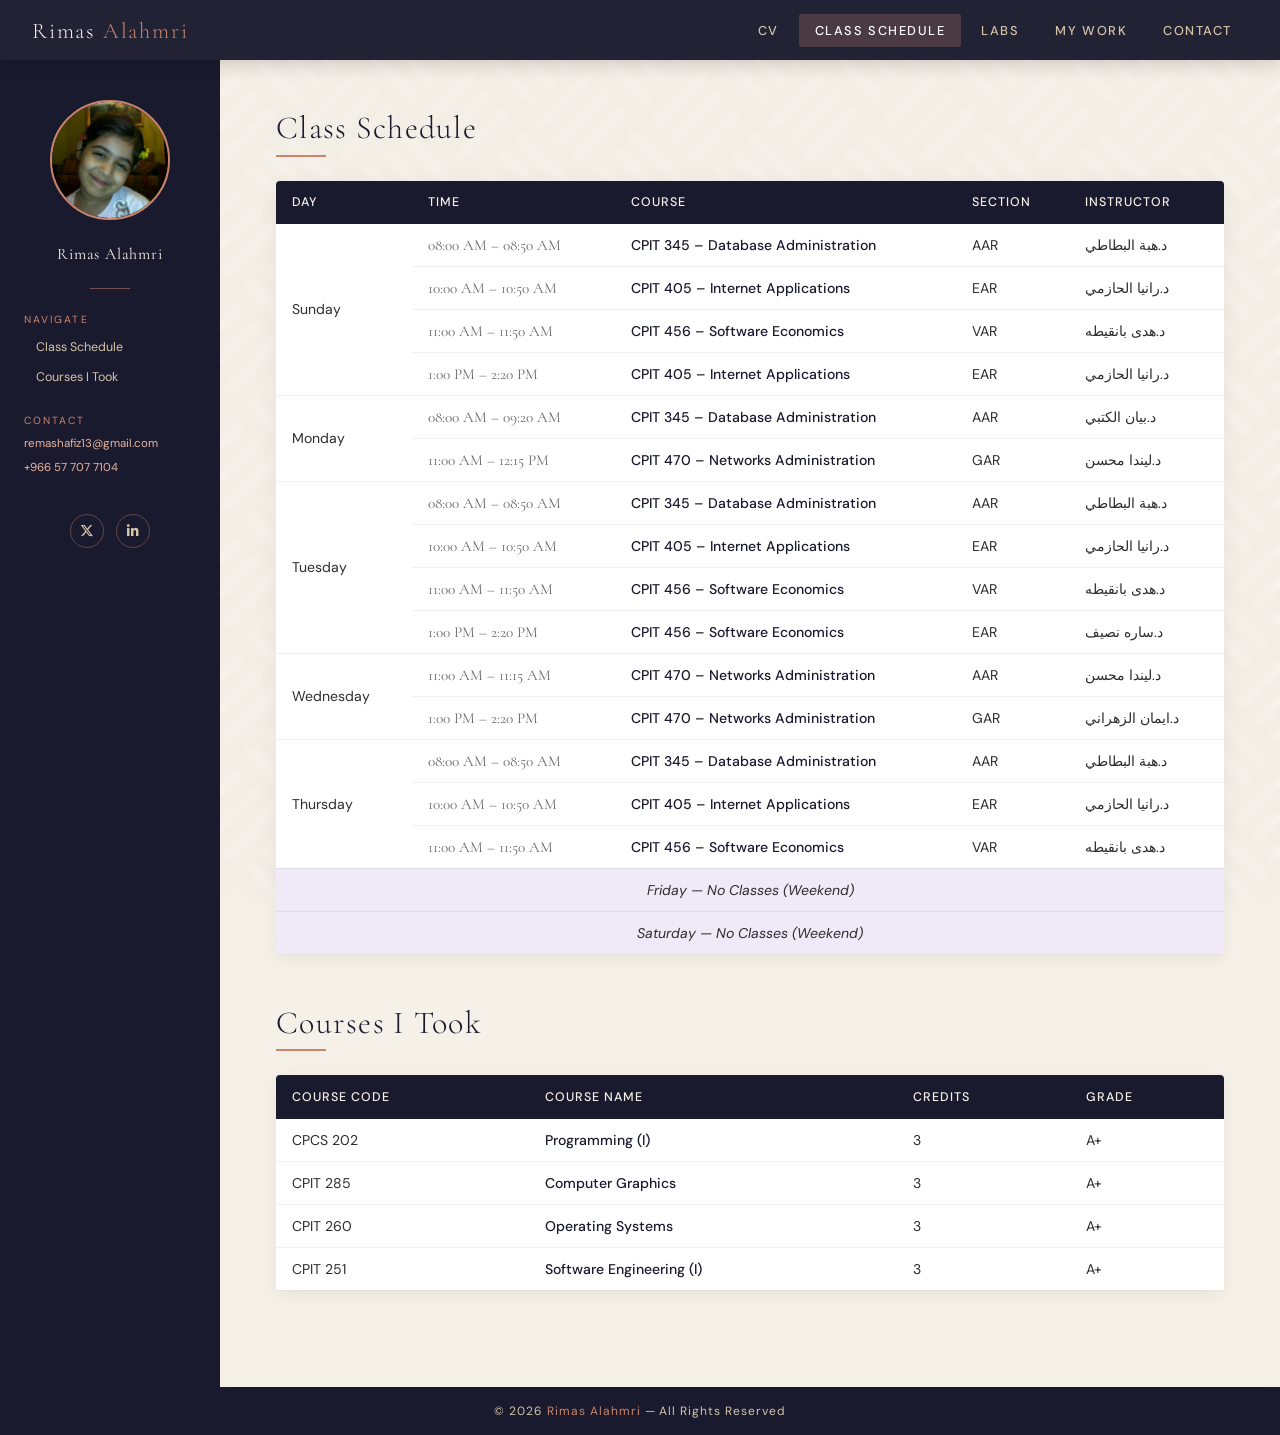
<file: schedule.html>
<!DOCTYPE html>
<html lang="en">
<head>
  <meta charset="UTF-8" />
  <meta name="viewport" content="width=device-width, initial-scale=1.0"/>
  <title>Rimas Alahmari — Class Schedule</title>
  <link rel="stylesheet" href="style.css" />
  <link rel="stylesheet" href="https://cdnjs.cloudflare.com/ajax/libs/font-awesome/6.5.0/css/all.min.css"/>
</head>
<body>

  <!-- STICKY HEADER -->
  <header>
    <div class="header-brand">Rimas <span>Alahmri</span></div>
    <nav>
      <a href="index.html">CV</a>
      <a href="schedule.html" class="active">Class Schedule</a>
      <a href="labs.html">Labs</a>
      <a href="myworks.html">My Work</a>
      <a href="contact.html">Contact</a>
    </nav>
  </header>

  <!-- PAGE WRAPPER -->
  <div class="page-wrapper">

    <!-- LEFT SIDEBAR -->
    <aside class="sidebar">

      <!-- Profile image -->
      <div class="profile-img-wrapper">
        <img src="images/ME.jpg" alt="Rimas Alahmri">
      </div>

      <div class="sidebar-name">Rimas Alahmri</div>
      <div class="sidebar-divider"></div>

      <div class="sidebar-section">
        <div class="sidebar-label">Navigate</div>
        <div class="sidebar-links">
          <a href="#schedule">Class Schedule</a>
          <a href="#courses-took">Courses I Took</a>
        </div>
      </div>

      <div class="sidebar-section">
        <div class="sidebar-label">Contact</div>
        <div class="sidebar-contact-item">
          <a href="mailto:remashafiz13@gmail.com">remashafiz13@gmail.com</a>
        </div>
        <div class="sidebar-contact-item">
          <a href="tel:+966577077104">+966 57 707 7104</a>
        </div>
      </div>

      <div class="social-icons">
        <a href="https://x.com" target="_blank" title="X (Twitter)" rel="noopener">
          <i class="fa-brands fa-x-twitter"></i>
        </a>
        <a href="https://linkedin.com" target="_blank" title="LinkedIn" rel="noopener">
          <i class="fa-brands fa-linkedin-in"></i>
        </a>
      </div>

    </aside>

    <!-- MAIN CONTENT -->
    <main class="main-content">

      <!-- CLASS SCHEDULE -->
      <section id="schedule" class="section-block">
        <h2 class="section-title">Class Schedule</h2>
        <div class="table-wrapper">
          <table>
            <thead>
              <tr>
                <th>Day</th>
                <th>Time</th>
                <th>Course</th>
                <th>Section</th>
                <th>Instructor</th>
              </tr>
            </thead>
            <tbody>
              <!-- Sunday — weekday -->
              <tr class="weekday">
                <td rowspan="4">Sunday</td>
                <td class="time-cell">08:00 AM – 08:50 AM</td>
                <td class="course-cell">CPIT 345 – Database Administration</td>
                <td>AAR</td>
                <td>د.هبة البطاطي</td>
              </tr>
              <tr class="weekday">
                <td class="time-cell">10:00 AM – 10:50 AM</td>
                <td class="course-cell">CPIT 405 – Internet Applications</td>
                <td>EAR</td>
                <td>د.رانيا الحازمي</td>
              </tr>
              <tr class="weekday">
                <td class="time-cell">11:00 AM – 11:50 AM</td>
                <td class="course-cell">CPIT 456 – Software Economics</td>
                <td>VAR</td>
                <td>د.هدى بانقيطه</td>
              </tr>
              <tr class="weekday">
                <td class="time-cell">1:00 PM – 2:20 PM</td>
                <td class="course-cell">CPIT 405 – Internet Applications</td>
                <td>EAR</td>
                <td>د.رانيا الحازمي</td>
              </tr>
              <!-- Monday — weekday -->
              <tr class="weekday">
                <td rowspan="2">Monday</td>
                <td class="time-cell">08:00 AM – 09:20 AM</td>
                <td class="course-cell">CPIT 345 – Database Administration</td>
                <td>AAR</td>
                <td>د.بيان الكتبي</td>
              </tr>
              <tr class="weekday">
                <td class="time-cell">11:00 AM – 12:15 PM</td>
                <td class="course-cell">CPIT 470 – Networks Administration</td>
                <td>GAR</td>
                <td>د.ليندا محسن</td>
              </tr>
              <!-- Tuesday — weekday -->
              <tr class="weekday">
                <td rowspan="4">Tuesday</td>
                <td class="time-cell">08:00 AM – 08:50 AM</td>
                <td class="course-cell">CPIT 345 – Database Administration</td>
                <td>AAR</td>
                <td>د.هبة البطاطي</td>
              </tr>
              <tr class="weekday">
                <td class="time-cell">10:00 AM – 10:50 AM</td>
                <td class="course-cell">CPIT 405 – Internet Applications</td>
                <td>EAR</td>
                <td>د.رانيا الحازمي</td>
              </tr>
              <tr class="weekday">
                <td class="time-cell">11:00 AM – 11:50 AM</td>
                <td class="course-cell">CPIT 456 – Software Economics</td>
                <td>VAR</td>
                <td>د.هدى بانقيطه</td>
              </tr>
              <tr class="weekday">
                <td class="time-cell">1:00 PM – 2:20 PM</td>
                <td class="course-cell">CPIT 456 – Software Economics</td>
                <td>EAR</td>
                <td>د.ساره نصيف</td>
              </tr>
              <!-- Wednesday — weekday -->
              <tr class="weekday">
                <td rowspan="2">Wednesday</td>
                <td class="time-cell">11:00 AM – 11:15 AM</td>
                <td class="course-cell">CPIT 470 – Networks Administration</td>
                <td>AAR</td>
                <td>د.ليندا محسن</td>
              </tr>
              <tr class="weekday">
                <td class="time-cell">1:00 PM – 2:20 PM</td>
                <td class="course-cell">CPIT 470 – Networks Administration</td>
                <td>GAR</td>
                <td>د.ايمان الزهراني</td>
              </tr>
              <!-- Thursday — weekday -->
              <tr class="weekday">
                <td rowspan="3">Thursday</td>
                <td class="time-cell">08:00 AM – 08:50 AM</td>
                <td class="course-cell">CPIT 345 – Database Administration</td>
                <td>AAR</td>
                <td>د.هبة البطاطي</td>
              </tr>
              <tr class="weekday">
                <td class="time-cell">10:00 AM – 10:50 AM</td>
                <td class="course-cell">CPIT 405 – Internet Applications</td>
                <td>EAR</td>
                <td>د.رانيا الحازمي</td>
              </tr>
              <tr class="weekday">
                <td class="time-cell">11:00 AM – 11:50 AM</td>
                <td class="course-cell">CPIT 456 – Software Economics</td>
                <td>VAR</td>
                <td>د.هدى بانقيطه</td>
              </tr>
              <!-- Friday — weekend (different style) -->
              <tr class="weekend">
                <td colspan="5" style="text-align:center;font-style:italic;">Friday — No Classes (Weekend)</td>
              </tr>
              <!-- Saturday — weekend (different style) -->
              <tr class="weekend">
                <td colspan="5" style="text-align:center;font-style:italic;">Saturday — No Classes (Weekend)</td>
              </tr>
            </tbody>
          </table>
        </div>
      </section>

      <!-- COURSES I TOOK -->
      <section id="courses-took" class="section-block">
        <h2 class="section-title">Courses I Took</h2>
        <div class="table-wrapper">
          <table>
            <thead>
              <tr>
                <th>Course Code</th>
                <th>Course Name</th>
                <th>Credits</th>
                <th>Grade</th>
              </tr>
            </thead>
            <tbody>
              <tr class="weekday">
                <td>CPCS 202</td>
                <td class="course-cell">Programming (I)</td>
                <td>3</td>
                <td>A+</td>
              </tr>
              <tr class="weekday">
                <td>CPIT 285</td>
                <td class="course-cell">Computer Graphics</td>
                <td>3</td>
                <td>A+</td>
              </tr>
              <tr class="weekday">
                <td>CPIT 260</td>
                <td class="course-cell">Operating Systems</td>
                <td>3</td>
                <td>A+</td>
              </tr>
              <tr class="weekday">
                <td>CPIT 251</td>
                <td class="course-cell">Software Engineering (I)</td>
                <td>3</td>
                <td>A+</td>
              </tr>
            </tbody>
          </table>
        </div>
      </section>

    </main>
  </div>

  <!-- FOOTER -->
  <footer>
    &copy; 2026 <span>Rimas Alahmri</span> — All Rights Reserved
  </footer>

</body>
</html>
</file>
<file: style.css>
/* ========== GOOGLE FONTS ========== */
@import url('https://fonts.googleapis.com/css2?family=Cormorant+Garamond:ital,wght@0,300;0,400;0,600;1,300&family=DM+Sans:wght@300;400;500&display=swap');

/* ========== CSS VARIABLES ========== */
:root {
  --cream: #f5f0e8;
  --deep: #1a1a2e;
  --rose: #c9846a;
  --rose-light: #e8b4a0;
  --sand: #d4c4a8;
  --text: #2d2d2d;
  --text-light: #6b6b6b;
  --white: #ffffff;
  --nav-width: 220px;
  --header-height: 60px;
}

/* ========== RESET ========== */
*, *::before, *::after {
  margin: 0;
  padding: 0;
  box-sizing: border-box;
}

html {
  scroll-behavior: smooth;
}

body {
  font-family: 'DM Sans', sans-serif;
  color: var(--text);
  background-color: var(--cream);
  background-image: url('images/floor-tile.png');
  background-attachment: fixed;
  background-size: cover;
  background-repeat: repeat;
  min-height: 100vh;
  display: flex;
  flex-direction: column;
}

a {
  text-decoration: none;
  color: inherit;
}

/* ========== STICKY HEADER ========== */
header {
  position: sticky;
  top: 0;
  z-index: 100;
  height: var(--header-height);
  background: rgba(26, 26, 46, 0.96);
  backdrop-filter: blur(8px);
  display: flex;
  align-items: center;
  justify-content: space-between;
  padding: 0 2rem;
  box-shadow: 0 2px 20px rgba(0,0,0,0.2);
}

.header-brand {
  font-family: 'Cormorant Garamond', serif;
  font-size: 1.4rem;
  font-weight: 300;
  color: var(--cream);
  letter-spacing: 0.08em;
}

.header-brand span {
  color: var(--rose);
}

nav {
  display: flex;
  gap: 0.25rem;
}

nav a {
  font-size: 0.8rem;
  font-weight: 500;
  letter-spacing: 0.12em;
  text-transform: uppercase;
  color: var(--sand);
  padding: 0.5rem 1rem;
  border-radius: 2px;
  transition: color 0.3s ease, background 0.3s ease;
}

nav a:hover,
nav a.active {
  color: var(--white);
  background: rgba(201, 132, 106, 0.25);
}

/* ========== PAGE WRAPPER ========== */
.page-wrapper {
  display: flex;
  flex: 1;
  min-height: calc(100vh - var(--header-height) - 50px);
}

/* ========== LEFT SIDEBAR ========== */
.sidebar {
  width: var(--nav-width);
  min-width: var(--nav-width);
  background: rgba(26, 26, 46, 1);
  backdrop-filter: blur(10px);
  padding: 2.5rem 1.5rem;
  display: flex;
  flex-direction: column;
  align-items: center;
  gap: 1.5rem;
}

/* Profile image placeholder */
.profile-img-wrapper {
  width: 120px;
  height: 120px;
  border-radius: 50%;
  background: rgba(255,255,255,0.08);
  border: 2px solid var(--rose);
  overflow: hidden;
  display: flex;
  align-items: center;
  justify-content: center;
  animation: borderPulse 4s infinite;
  flex-shrink: 0;
}

.profile-img-wrapper img {
  width: 100%;
  height: 100%;
  object-fit: cover;
  border-radius: 50%;
}
@keyframes borderPulse {
  0%   { border-color: var(--rose); box-shadow: 0 0 0 0 rgba(201,132,106,0.4); }
  50%  { border-color: var(--rose-light); box-shadow: 0 0 0 8px rgba(201,132,106,0); }
  100% { border-color: var(--rose); box-shadow: 0 0 0 0 rgba(201,132,106,0); }
}

.sidebar-name {
  font-family: 'Cormorant Garamond', serif;
  font-size: 1rem;
  color: var(--cream);
  text-align: center;
  letter-spacing: 0.05em;
}

.sidebar-divider {
  width: 40px;
  height: 1px;
  background: var(--rose);
  opacity: 0.5;
}

.sidebar-section {
  width: 100%;
}

.sidebar-label {
  font-size: 0.65rem;
  letter-spacing: 0.2em;
  text-transform: uppercase;
  color: var(--rose);
  margin-bottom: 0.5rem;
}

.sidebar-links {
  display: flex;
  flex-direction: column;
  gap: 0.3rem;
}

.sidebar-links a {
  font-size: 0.78rem;
  color: var(--sand);
  padding: 0.3rem 0;
  border-left: 2px solid transparent;
  padding-left: 0.6rem;
  transition: color 0.25s, border-color 0.25s;
}

.sidebar-links a:hover {
  color: var(--white);
  border-left-color: var(--rose);
}

.sidebar-contact-item {
  font-size: 0.72rem;
  color: var(--sand);
  margin-bottom: 0.4rem;
  line-height: 1.5;
  word-break: break-all;
}

.sidebar-contact-item a {
  color: var(--rose-light);
  transition: color 0.2s;
}

.sidebar-contact-item a:hover {
  color: var(--white);
}

.social-icons {
  display: flex;
  gap: 0.75rem;
  margin-top: 0.5rem;
}

.social-icons a {
  display: flex;
  align-items: center;
  justify-content: center;
  width: 34px;
  height: 34px;
  border-radius: 50%;
  border: 1px solid rgba(201,132,106,0.4);
  color: var(--sand);
  font-size: 0.85rem;
  transition: background 0.3s, color 0.3s, transform 0.3s, border-color 0.3s;
}

.social-icons a:hover {
  background: var(--rose);
  color: var(--white);
  border-color: var(--rose);
  transform: translateY(-3px);
}

/* ========== MAIN CONTENT ========== */
.main-content {
  flex: 1;
  padding: 3rem 3.5rem;
  background: rgba(245, 240, 232, 0.60);
  backdrop-filter: blur(4px);
}

/* ========== SECTION TITLES ========== */
.section-title {
  font-family: 'Cormorant Garamond', serif;
  font-size: 2rem;
  font-weight: 300;
  color: var(--deep);
  letter-spacing: 0.04em;
  margin-bottom: 0.25rem;
  position: relative;
  padding-bottom: 0.6rem;
}

.section-title::after {
  content: '';
  position: absolute;
  bottom: 0;
  left: 0;
  width: 50px;
  height: 2px;
  background: var(--rose);
  transition: width 0.4s ease;
}

.section-title:hover::after {
  width: 100px;
}

.section-block {
  margin-bottom: 3rem;
}

/* ========== ABOUT ME SECTION ========== */
.about-text {
  font-size: 0.95rem;
  line-height: 1.85;
  color: var(--text);
  margin-top: 1rem;
  position: relative;
}

.about-text::first-letter {
  font-family: 'Cormorant Garamond', serif;
  font-size: 3.5rem;
  font-weight: 600;
  color: var(--rose);
  float: left;
  line-height: 0.75;
  margin-right: 0.15rem;
  margin-top: 0.1rem;
}

.about-text::before {
  content: '"';
  font-family: 'Cormorant Garamond', serif;
  font-size: 5rem;
  color: var(--rose);
  opacity: 0.15;
  position: absolute;
  top: -1rem;
  left: -0.5rem;
  line-height: 1;
}

/* ========== FRAGMENT LINK ========== */
.fragment-link {
  display: inline-block;
  margin-top: 1.5rem;
  font-size: 0.8rem;
  letter-spacing: 0.15em;
  text-transform: uppercase;
  color: var(--rose);
  border-bottom: 1px solid var(--rose);
  padding-bottom: 1px;
  transition: color 0.2s, letter-spacing 0.2s;
}

.fragment-link:hover {
  color: var(--deep);
  letter-spacing: 0.2em;
}

/* ========== EDUCATION ========== */
.edu-item {
  margin-bottom: 1.5rem;
  padding-left: 1rem;
  border-left: 2px solid var(--sand);
  transition: border-color 0.3s;
}

.edu-item:hover {
  border-left-color: var(--rose);
}

.edu-degree {
  font-family: 'Cormorant Garamond', serif;
  font-size: 1.15rem;
  color: var(--deep);
  font-weight: 600;
}

.edu-school {
  font-size: 0.88rem;
  color: var(--text-light);
  margin: 0.2rem 0;
}

.edu-note {
  font-size: 0.8rem;
  color: var(--rose);
  font-style: italic;
}

/* ========== SKILLS ========== */
#skills {
  scroll-margin-top: 80px;
}

.skills-grid {
  display: flex;
  flex-wrap: wrap;
  gap: 0.6rem;
  margin-top: 1rem;
}

.skill-tag {
  font-size: 0.78rem;
  letter-spacing: 0.05em;
  padding: 0.4rem 0.9rem;
  background: var(--deep);
  color: var(--cream);
  border-radius: 2px;
  transition: background 0.25s, transform 0.25s;
}

.skill-tag:hover {
  background: var(--rose);
  transform: translateY(-2px);
}

/* ========== LANGUAGES ========== */
.lang-list {
  display: flex;
  gap: 2rem;
  margin-top: 1rem;
}

.lang-item .lang-name {
  font-family: 'Cormorant Garamond', serif;
  font-size: 1.1rem;
  font-weight: 600;
  color: var(--deep);
}

.lang-item .lang-level {
  font-size: 0.78rem;
  color: var(--text-light);
}

/* ========== CERTIFICATIONS ========== */
.cert-grid {
  display: grid;
  grid-template-columns: repeat(auto-fill, minmax(220px, 1fr));
  gap: 1rem;
  margin-top: 1rem;
}

.cert-card {
  background: var(--white);
  border: 1px solid var(--sand);
  border-radius: 4px;
  padding: 1rem 1.2rem;
  transition: box-shadow 0.3s, transform 0.3s;
}

.cert-card:hover {
  box-shadow: 0 8px 25px rgba(0,0,0,0.1);
  transform: translateY(-3px);
}

.cert-title {
  font-size: 0.88rem;
  font-weight: 500;
  color: var(--deep);
  margin-bottom: 0.25rem;
}

.cert-org {
  font-size: 0.75rem;
  color: var(--rose);
}

/* ========== VOLUNTEER ========== */
.vol-item {
  background: var(--white);
  border-radius: 4px;
  padding: 1.2rem 1.5rem;
  margin-top: 1rem;
  border-left: 3px solid var(--rose);
}

.vol-title {
  font-family: 'Cormorant Garamond', serif;
  font-size: 1.1rem;
  font-weight: 600;
}

.vol-org {
  font-size: 0.82rem;
  color: var(--text-light);
  margin: 0.2rem 0 0.6rem;
}

.vol-desc {
  font-size: 0.88rem;
  line-height: 1.7;
}

/* ========== SCHEDULE TABLE ========== */
.table-wrapper {
  overflow-x: auto;
  margin-top: 1.5rem;
  border-radius: 4px;
  box-shadow: 0 4px 20px rgba(0,0,0,0.06);
}

table {
  width: 100%;
  border-collapse: collapse;
  font-size: 0.88rem;
}

thead th {
  background: var(--deep);
  color: var(--cream);
  padding: 0.85rem 1rem;
  text-align: left;
  letter-spacing: 0.08em;
  font-weight: 500;
  font-size: 0.78rem;
  text-transform: uppercase;
}

tbody td {
  padding: 0.75rem 1rem;
  border-bottom: 1px solid rgba(0,0,0,0.06);
  background: var(--white);
  vertical-align: middle;
}

/* Weekday rows */
tbody tr.weekday td {
  background: var(--white);
}

/* Weekend rows (Friday & Saturday) - different background */
tbody tr.weekend td {
  background: #f0eaf8;
}

/* Hover effects - weekday vs weekend */
tbody tr.weekday:hover td {
  background: rgba(201, 132, 106, 0.12);
  transition: background 0.2s;
}

tbody tr.weekend:hover td {
  background: rgba(100, 80, 160, 0.12);
  transition: background 0.2s;
}

.time-cell {
  font-family: 'Cormorant Garamond', serif;
  font-size: 0.95rem;
  color: var(--text-light);
}

.course-cell {
  font-weight: 500;
  color: var(--deep);
}

/* ========== CONTACT FORM ========== */
.contact-form {
  max-width: 600px;
  margin-top: 1.5rem;
  display: flex;
  flex-direction: column;
  gap: 1.25rem;
}

.form-group {
  display: flex;
  flex-direction: column;
  gap: 0.4rem;
}

.form-group label {
  font-size: 0.75rem;
  letter-spacing: 0.15em;
  text-transform: uppercase;
  color: var(--text-light);
  font-weight: 500;
}

.form-group label span.required {
  color: var(--rose);
  margin-left: 2px;
}

.form-group input,
.form-group textarea {
  border: 1px solid var(--sand);
  border-radius: 2px;
  padding: 0.7rem 1rem;
  font-family: 'DM Sans', sans-serif;
  font-size: 0.9rem;
  color: var(--text);
  background: var(--white);
  outline: none;
  transition: border-color 0.25s, box-shadow 0.25s;
}

.form-group input:focus,
.form-group textarea:focus {
  border-color: var(--rose);
  box-shadow: 0 0 0 3px rgba(201,132,106,0.15);
}

.form-group textarea {
  resize: vertical;
}

.radio-group {
  display: flex;
  gap: 2rem;
  margin-top: 0.25rem;
}

.radio-label {
  display: flex;
  align-items: center;
  gap: 0.5rem;
  font-size: 0.9rem;
  cursor: pointer;
}

.radio-label input[type="radio"] {
  accent-color: var(--rose);
  width: 16px;
  height: 16px;
}

.btn-submit {
  align-self: flex-start;
  background: var(--deep);
  color: var(--cream);
  border: none;
  padding: 0.8rem 2.5rem;
  font-family: 'DM Sans', sans-serif;
  font-size: 0.82rem;
  letter-spacing: 0.15em;
  text-transform: uppercase;
  cursor: pointer;
  border-radius: 2px;
  transition: background 0.3s, transform 0.2s, box-shadow 0.3s;
}

.btn-submit:hover {
  background: var(--rose);
  transform: translateY(-2px);
  box-shadow: 0 8px 20px rgba(201,132,106,0.3);
}

/* ========== LABS ========== */
.labs-grid {
  display: flex;
  flex-direction: column;
  gap: 1rem;
}

.lab-card {
  display: flex;
  align-items: center;
  gap: 1.5rem;
  background: var(--white);
  border: 1px solid var(--sand);
  border-radius: 4px;
  padding: 1.2rem 1.5rem;
  transition: box-shadow 0.3s, transform 0.3s, border-color 0.3s;
}

.lab-card:hover {
  box-shadow: 0 8px 25px rgba(0,0,0,0.1);
  transform: translateY(-2px);
  border-color: var(--rose);
}

.lab-number {
  font-family: 'Cormorant Garamond', serif;
  font-size: 2.5rem;
  font-weight: 600;
  color: var(--rose);
  opacity: 0.4;
  min-width: 50px;
  line-height: 1;
}

.lab-info {
  flex: 1;
}

.lab-title {
  font-family: 'Cormorant Garamond', serif;
  font-size: 1.2rem;
  font-weight: 600;
  color: var(--deep);
}

.lab-course {
  font-size: 0.78rem;
  color: var(--text-light);
  margin-top: 0.2rem;
}

.lab-btn {
  display: inline-flex;
  align-items: center;
  gap: 0.5rem;
  background: var(--deep);
  color: var(--cream);
  font-size: 0.75rem;
  letter-spacing: 0.12em;
  text-transform: uppercase;
  padding: 0.55rem 1.2rem;
  border-radius: 2px;
  white-space: nowrap;
  transition: background 0.3s, transform 0.2s, box-shadow 0.3s;
}

.lab-btn:hover {
  background: var(--rose);
  transform: translateY(-2px);
  box-shadow: 0 6px 16px rgba(201,132,106,0.3);
}

/* ========== FOOTER ========== */
footer {
  background: var(--deep);
  color: var(--sand);
  text-align: center;
  padding: 1rem;
  font-size: 0.75rem;
  letter-spacing: 0.08em;
  margin-top: auto;
}

footer span {
  color: var(--rose);
}

/* ========== RESPONSIVE ========== */
@media (max-width: 768px) {
  .page-wrapper {
    flex-direction: column;
  }

  .sidebar {
    width: 100%;
    min-width: unset;
    flex-direction: row;
    flex-wrap: wrap;
    justify-content: center;
    padding: 1.5rem;
  }

  .main-content {
    padding: 2rem 1.5rem;
  }

  .cert-grid {
    grid-template-columns: 1fr;
  }

  .lang-list {
    flex-direction: column;
    gap: 1rem;
  }

  header {
    flex-direction: column;
    height: auto;
    padding: 1rem;
    gap: 0.5rem;
  }

  nav {
    flex-wrap: wrap;
    justify-content: center;
  }
}

@media (max-width: 480px) {
  .main-content {
    padding: 1.5rem 1rem;
  }
}
</file>
